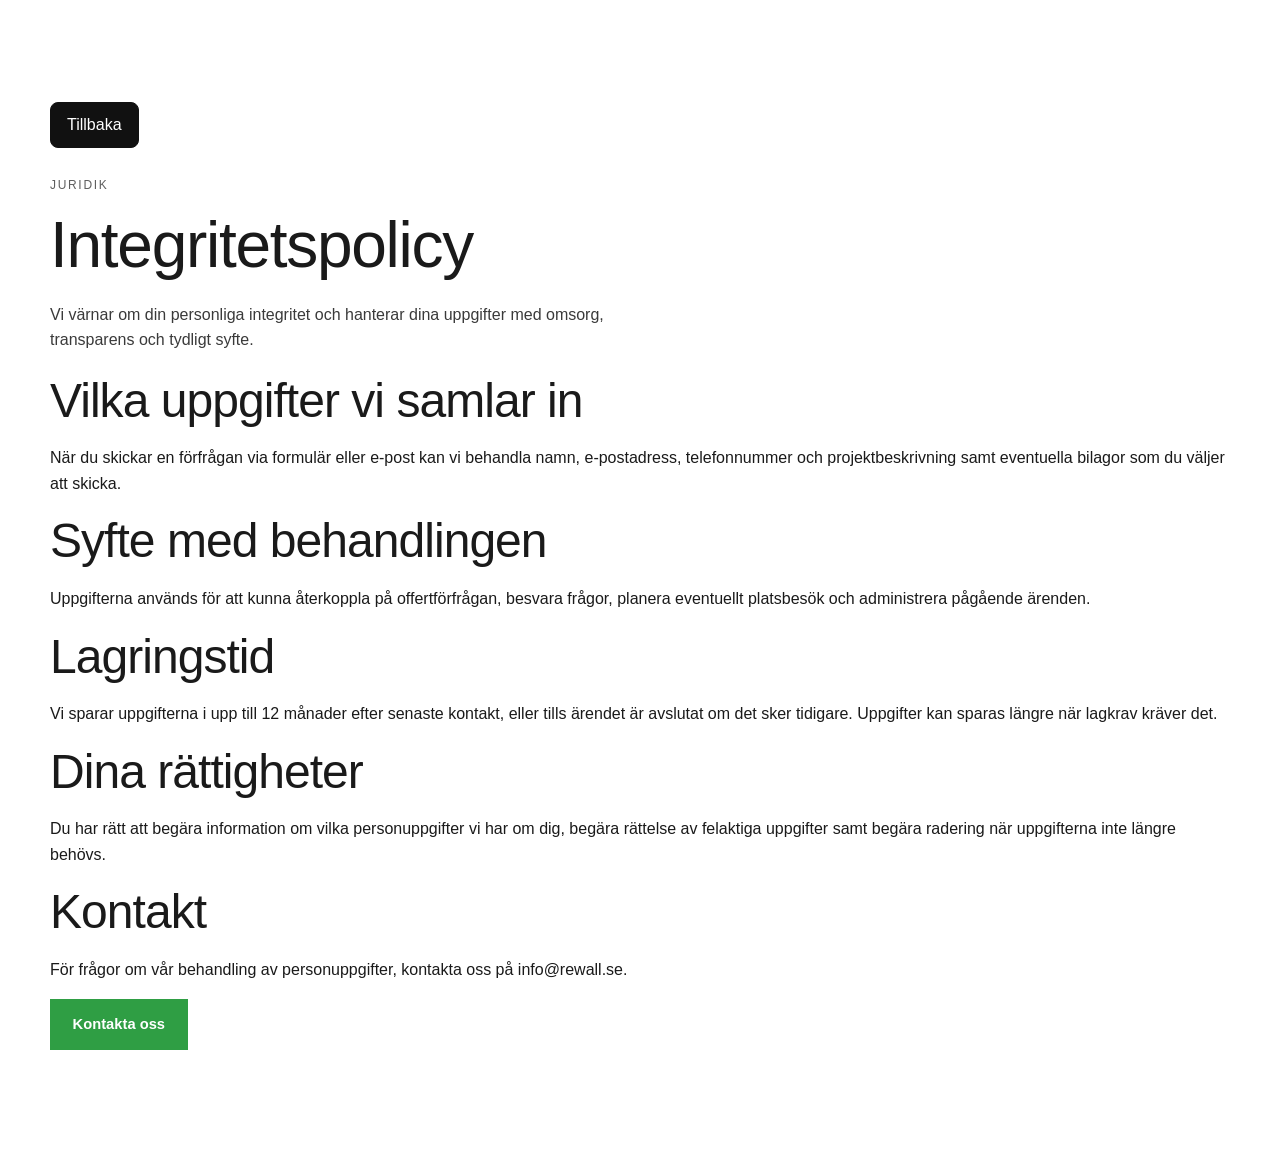
<file: integritetspolicy.html>
<!DOCTYPE html>
<html lang="sv">
  <head>
    <meta charset="UTF-8" />
    <meta name="viewport" content="width=device-width, initial-scale=1.0" />
    <title>Integritetspolicy | Rewall Bygg Måleri AB</title>
    <meta name="description" content="Integritetspolicy för Rewall Bygg Måleri AB." />
    <link rel="stylesheet" href="styles.css" />
  </head>
  <body>
    <main class="section">
      <div class="container policy-page">
        <a class="btn-back js-smart-back" href="index.html#kontakt">Tillbaka</a>
        <p class="eyebrow">Juridik</p>
        <h1>Integritetspolicy</h1>
        <p class="project-lead">Vi värnar om din personliga integritet och hanterar dina uppgifter med omsorg, transparens och tydligt syfte.</p>

        <section>
          <h2>Vilka uppgifter vi samlar in</h2>
          <p>När du skickar en förfrågan via formulär eller e-post kan vi behandla namn, e-postadress, telefonnummer och projektbeskrivning samt eventuella bilagor som du väljer att skicka.</p>
        </section>

        <section>
          <h2>Syfte med behandlingen</h2>
          <p>Uppgifterna används för att kunna återkoppla på offertförfrågan, besvara frågor, planera eventuellt platsbesök och administrera pågående ärenden.</p>
        </section>

        <section>
          <h2>Lagringstid</h2>
          <p>Vi sparar uppgifterna i upp till 12 månader efter senaste kontakt, eller tills ärendet är avslutat om det sker tidigare. Uppgifter kan sparas längre när lagkrav kräver det.</p>
        </section>

        <section>
          <h2>Dina rättigheter</h2>
          <p>Du har rätt att begära information om vilka personuppgifter vi har om dig, begära rättelse av felaktiga uppgifter samt begära radering när uppgifterna inte längre behövs.</p>
        </section>

        <section>
          <h2>Kontakt</h2>
          <p>För frågor om vår behandling av personuppgifter, kontakta oss på <a href="mailto:info@rewall.se">info@rewall.se</a>.</p>
        </section>

        <a class="btn btn-primary" href="index.html#kontakt">Kontakta oss</a>
      </div>
    </main>
      <script src="script.js" defer></script>
  </body>
</html>
</file>
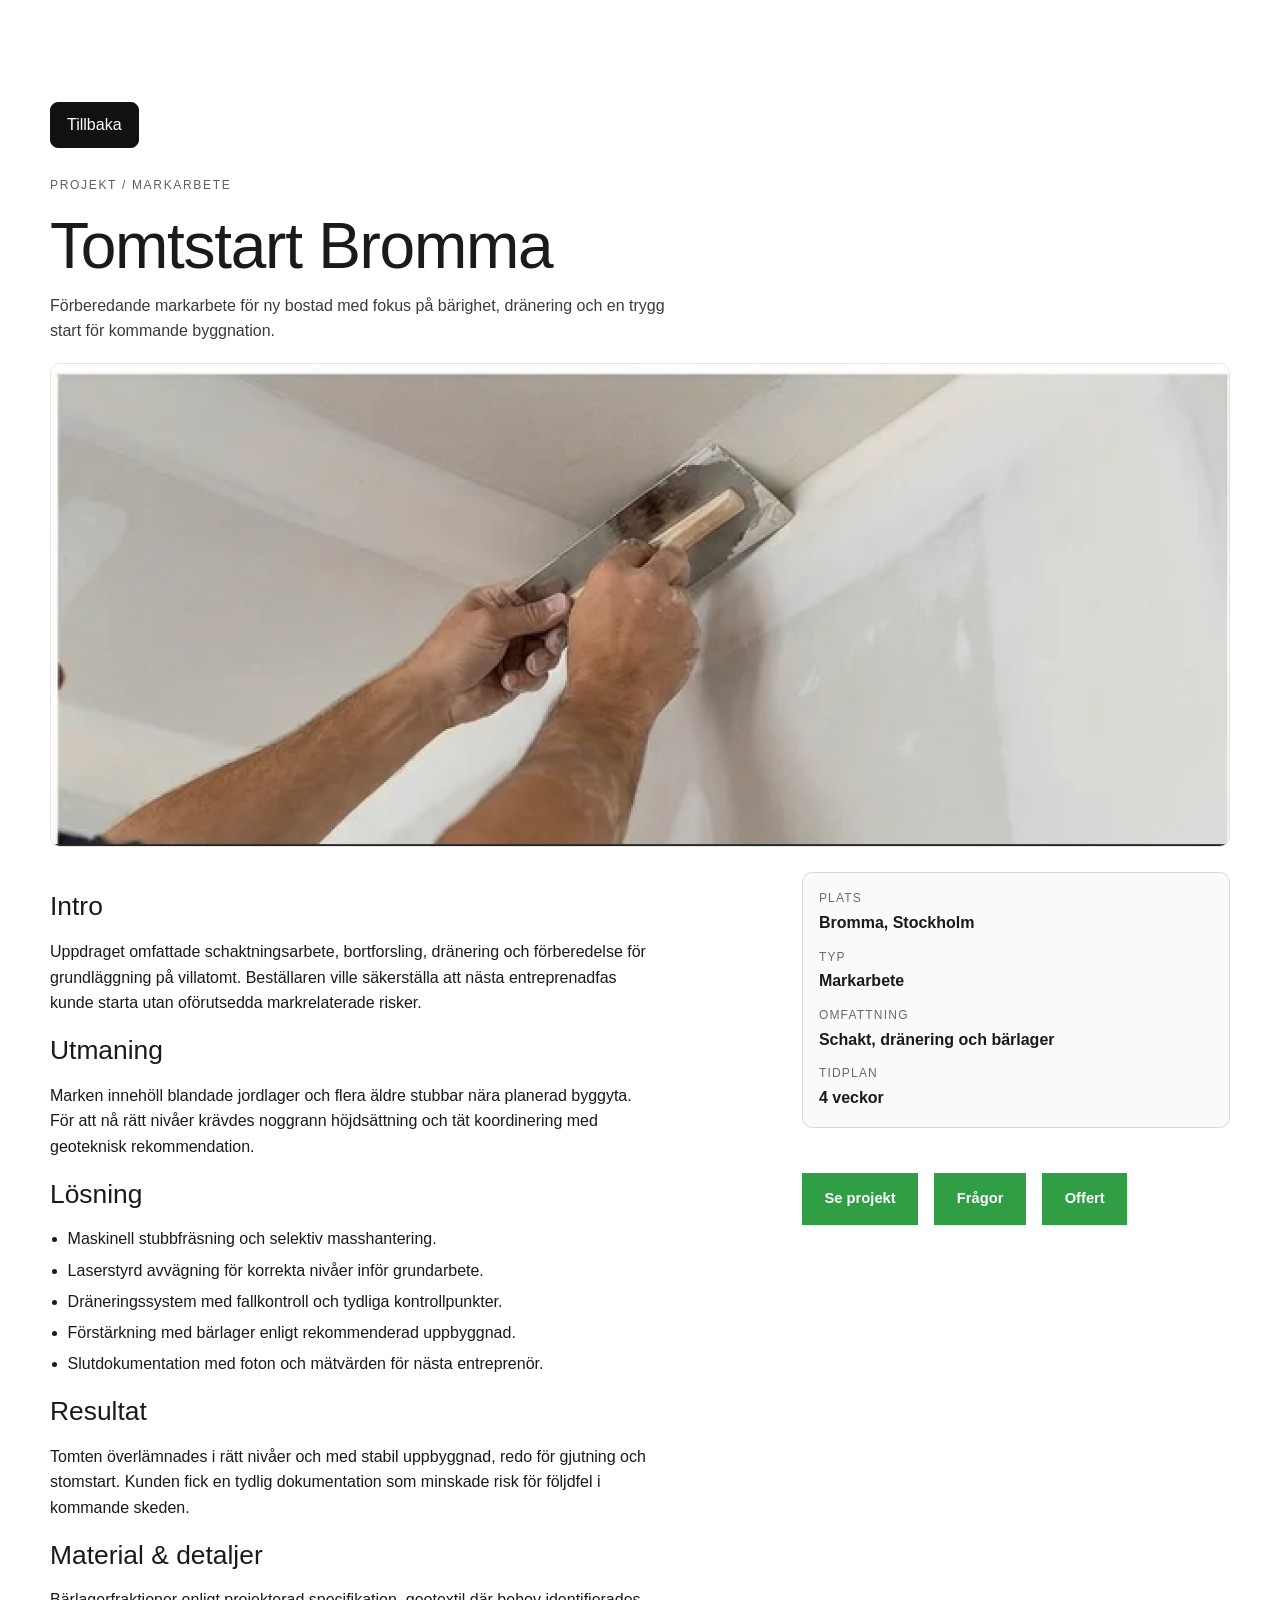
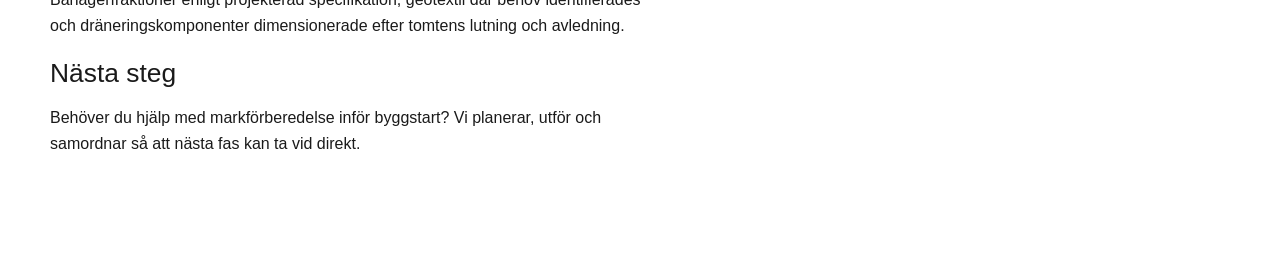
<file: projects/markarbete.html>
<!DOCTYPE html>
<html lang="sv">
  <head>
    <meta charset="UTF-8" />
    <meta name="viewport" content="width=device-width, initial-scale=1.0" />
    <title>Projekt | Tomtstart Bromma</title>
    <meta name="description" content="Projektöversikt för markarbete utfört av Rewall Bygg Måleri AB." />
    <link rel="stylesheet" href="../styles.css" />
  </head>
  <body>
    <main class="section">
      <div class="container project-detail">
        <div class="project-back-row"><a class="btn-back js-smart-back" href="../index.html#projekt">Tillbaka</a></div>
        <p class="eyebrow">Projekt / Markarbete</p>
        <h1>Tomtstart Bromma</h1>
        <p class="project-lead">Förberedande markarbete för ny bostad med fokus på bärighet, dränering och en trygg start för kommande byggnation.</p>

        <img src="../Screenshot 2026-03-02 at 14.51.46.png" alt="Markarbete Bromma" loading="lazy" class="project-hero-image" />

        <div class="project-layout">
          <section class="project-text">
            <h2>Intro</h2>
            <p>Uppdraget omfattade schaktningsarbete, bortforsling, dränering och förberedelse för grundläggning på villatomt. Beställaren ville säkerställa att nästa entreprenadfas kunde starta utan oförutsedda markrelaterade risker.</p>

            <h2>Utmaning</h2>
            <p>Marken innehöll blandade jordlager och flera äldre stubbar nära planerad byggyta. För att nå rätt nivåer krävdes noggrann höjdsättning och tät koordinering med geoteknisk rekommendation.</p>

            <h2>Lösning</h2>
            <ul>
              <li>Maskinell stubbfräsning och selektiv masshantering.</li>
              <li>Laserstyrd avvägning för korrekta nivåer inför grundarbete.</li>
              <li>Dräneringssystem med fallkontroll och tydliga kontrollpunkter.</li>
              <li>Förstärkning med bärlager enligt rekommenderad uppbyggnad.</li>
              <li>Slutdokumentation med foton och mätvärden för nästa entreprenör.</li>
            </ul>

            <h2>Resultat</h2>
            <p>Tomten överlämnades i rätt nivåer och med stabil uppbyggnad, redo för gjutning och stomstart. Kunden fick en tydlig dokumentation som minskade risk för följdfel i kommande skeden.</p>

            <h2>Material &amp; detaljer</h2>
            <p>Bärlagerfraktioner enligt projekterad specifikation, geotextil där behov identifierades och dräneringskomponenter dimensionerade efter tomtens lutning och avledning.</p>

            <h2>Nästa steg</h2>
            <p>Behöver du hjälp med markförberedelse inför byggstart? Vi planerar, utför och samordnar så att nästa fas kan ta vid direkt.</p>
          </section>

          <aside class="project-facts project-aside">
            <div class="facts-card">
              <div><span>Plats</span><strong>Bromma, Stockholm</strong></div>
              <div><span>Typ</span><strong>Markarbete</strong></div>
              <div><span>Omfattning</span><strong>Schakt, dränering och bärlager</strong></div>
              <div><span>Tidplan</span><strong>4 veckor</strong></div>
            </div>
            <div class="cta-buttons">
              <a class="btn btn-primary" href="../index.html#projekt">Se projekt</a>
              <a class="btn btn-primary" href="../index.html#kontakt">Frågor</a>
              <a class="btn btn-primary" href="../index.html#kontakt">Offert</a>
            </div>
          </aside>
        </div>
      </div>
    </main>
      <script src="../script.js" defer></script>
  </body>
</html>
</file>
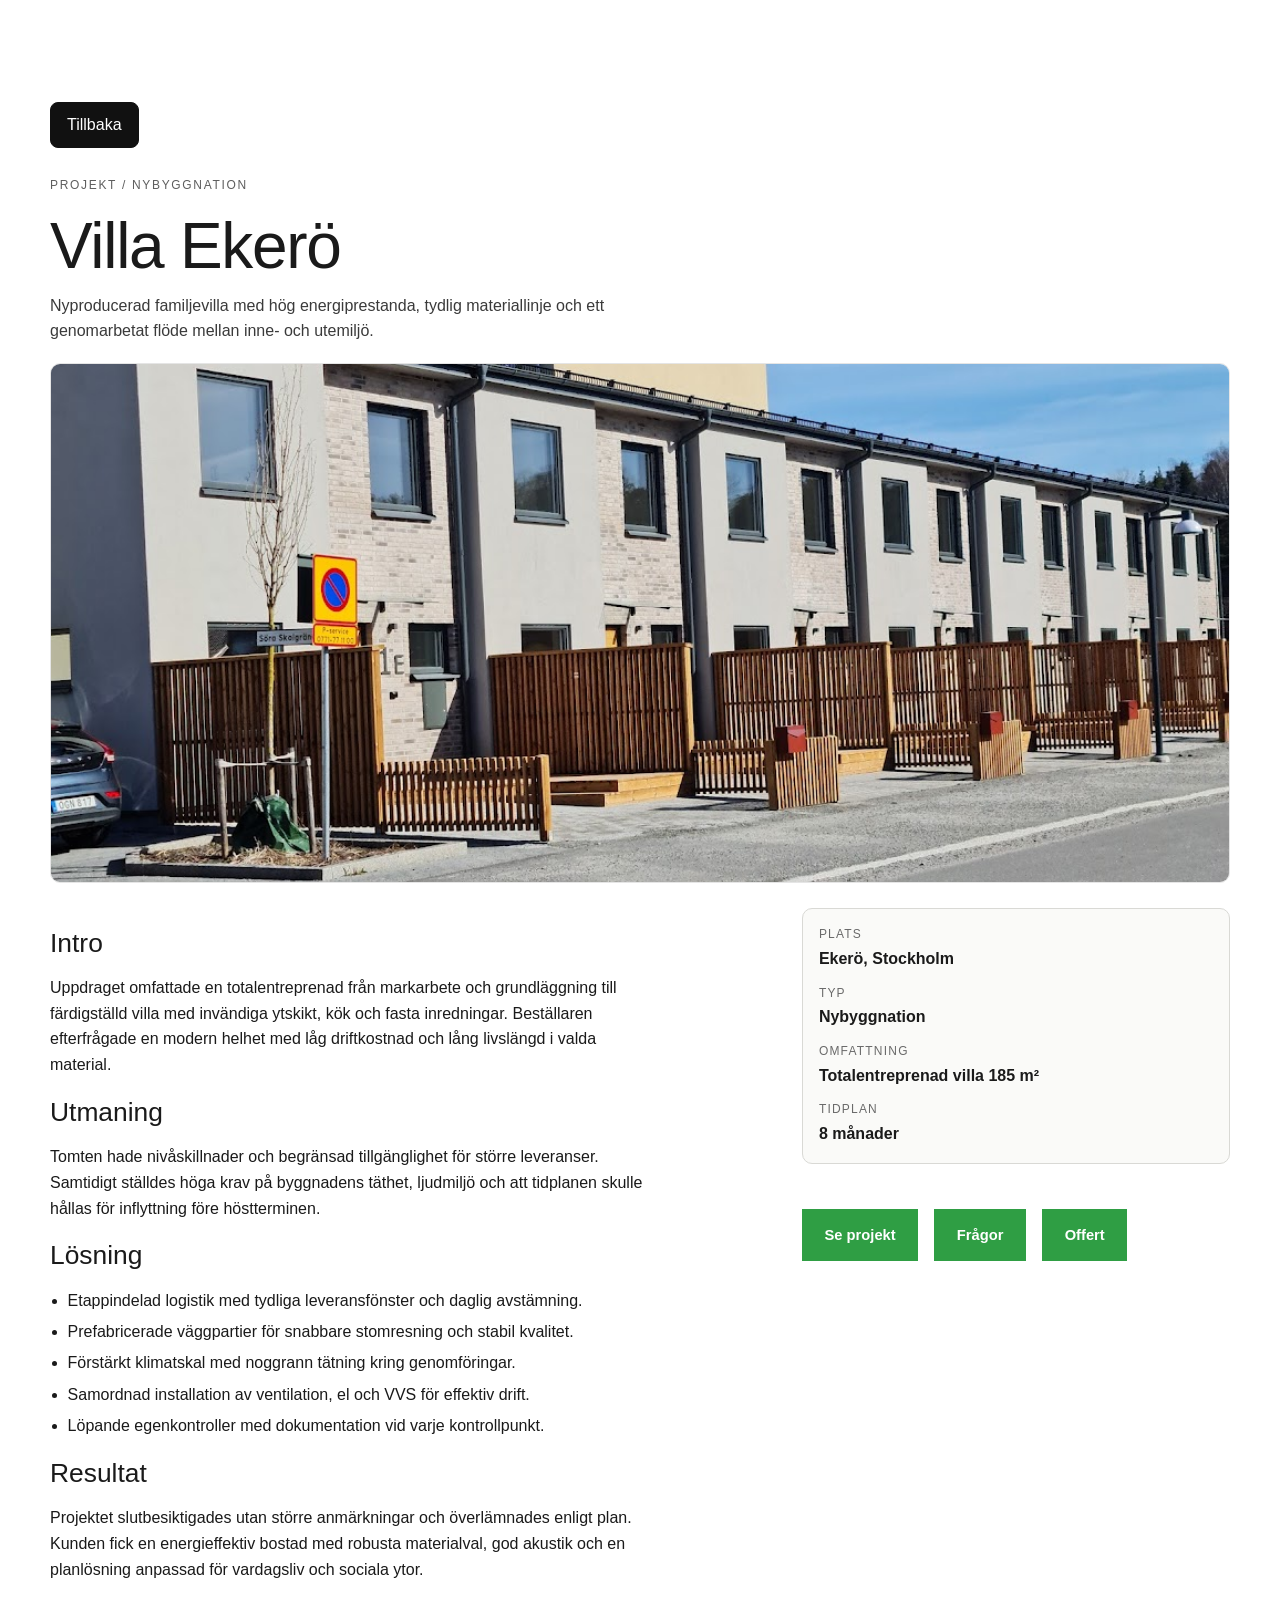
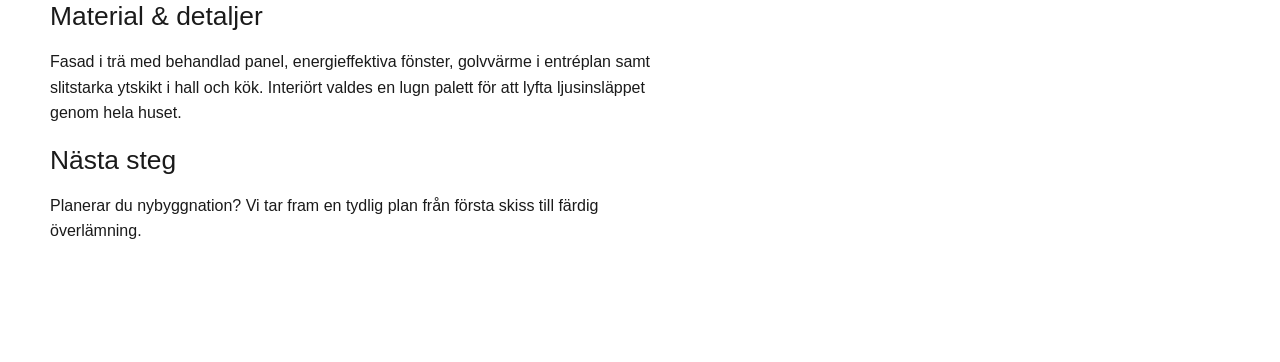
<file: projects/nybyggnation.html>
<!DOCTYPE html>
<html lang="sv">
  <head>
    <meta charset="UTF-8" />
    <meta name="viewport" content="width=device-width, initial-scale=1.0" />
    <title>Projekt | Villa Ekerö</title>
    <meta name="description" content="Projektöversikt för nybyggnation utfört av Rewall Bygg Måleri AB." />
    <link rel="stylesheet" href="../styles.css" />
  </head>
  <body>
    <main class="section">
      <div class="container project-detail">
        <div class="project-back-row"><a class="btn-back js-smart-back" href="../index.html#projekt">Tillbaka</a></div>
        <p class="eyebrow">Projekt / Nybyggnation</p>
        <h1>Villa Ekerö</h1>
        <p class="project-lead">Nyproducerad familjevilla med hög energiprestanda, tydlig materiallinje och ett genomarbetat flöde mellan inne- och utemiljö.</p>

        <img src="../renovering-radhus-in-utvandigt2.jpg" alt="Nybyggnation Villa Ekerö" loading="lazy" class="project-hero-image" />

        <div class="project-layout">
          <section class="project-text">
            <h2>Intro</h2>
            <p>Uppdraget omfattade en totalentreprenad från markarbete och grundläggning till färdigställd villa med invändiga ytskikt, kök och fasta inredningar. Beställaren efterfrågade en modern helhet med låg driftkostnad och lång livslängd i valda material.</p>

            <h2>Utmaning</h2>
            <p>Tomten hade nivåskillnader och begränsad tillgänglighet för större leveranser. Samtidigt ställdes höga krav på byggnadens täthet, ljudmiljö och att tidplanen skulle hållas för inflyttning före höstterminen.</p>

            <h2>Lösning</h2>
            <ul>
              <li>Etappindelad logistik med tydliga leveransfönster och daglig avstämning.</li>
              <li>Prefabricerade väggpartier för snabbare stomresning och stabil kvalitet.</li>
              <li>Förstärkt klimatskal med noggrann tätning kring genomföringar.</li>
              <li>Samordnad installation av ventilation, el och VVS för effektiv drift.</li>
              <li>Löpande egenkontroller med dokumentation vid varje kontrollpunkt.</li>
            </ul>

            <h2>Resultat</h2>
            <p>Projektet slutbesiktigades utan större anmärkningar och överlämnades enligt plan. Kunden fick en energieffektiv bostad med robusta materialval, god akustik och en planlösning anpassad för vardagsliv och sociala ytor.</p>

            <h2>Material &amp; detaljer</h2>
            <p>Fasad i trä med behandlad panel, energieffektiva fönster, golvvärme i entréplan samt slitstarka ytskikt i hall och kök. Interiört valdes en lugn palett för att lyfta ljusinsläppet genom hela huset.</p>

            <h2>Nästa steg</h2>
            <p>Planerar du nybyggnation? Vi tar fram en tydlig plan från första skiss till färdig överlämning.</p>
          </section>

          <aside class="project-facts project-aside">
            <div class="facts-card">
              <div><span>Plats</span><strong>Ekerö, Stockholm</strong></div>
              <div><span>Typ</span><strong>Nybyggnation</strong></div>
              <div><span>Omfattning</span><strong>Totalentreprenad villa 185 m²</strong></div>
              <div><span>Tidplan</span><strong>8 månader</strong></div>
            </div>
            <div class="cta-buttons">
              <a class="btn btn-primary" href="../index.html#projekt">Se projekt</a>
              <a class="btn btn-primary" href="../index.html#kontakt">Frågor</a>
              <a class="btn btn-primary" href="../index.html#kontakt">Offert</a>
            </div>
          </aside>
        </div>
      </div>
    </main>
      <script src="../script.js" defer></script>
  </body>
</html>
</file>
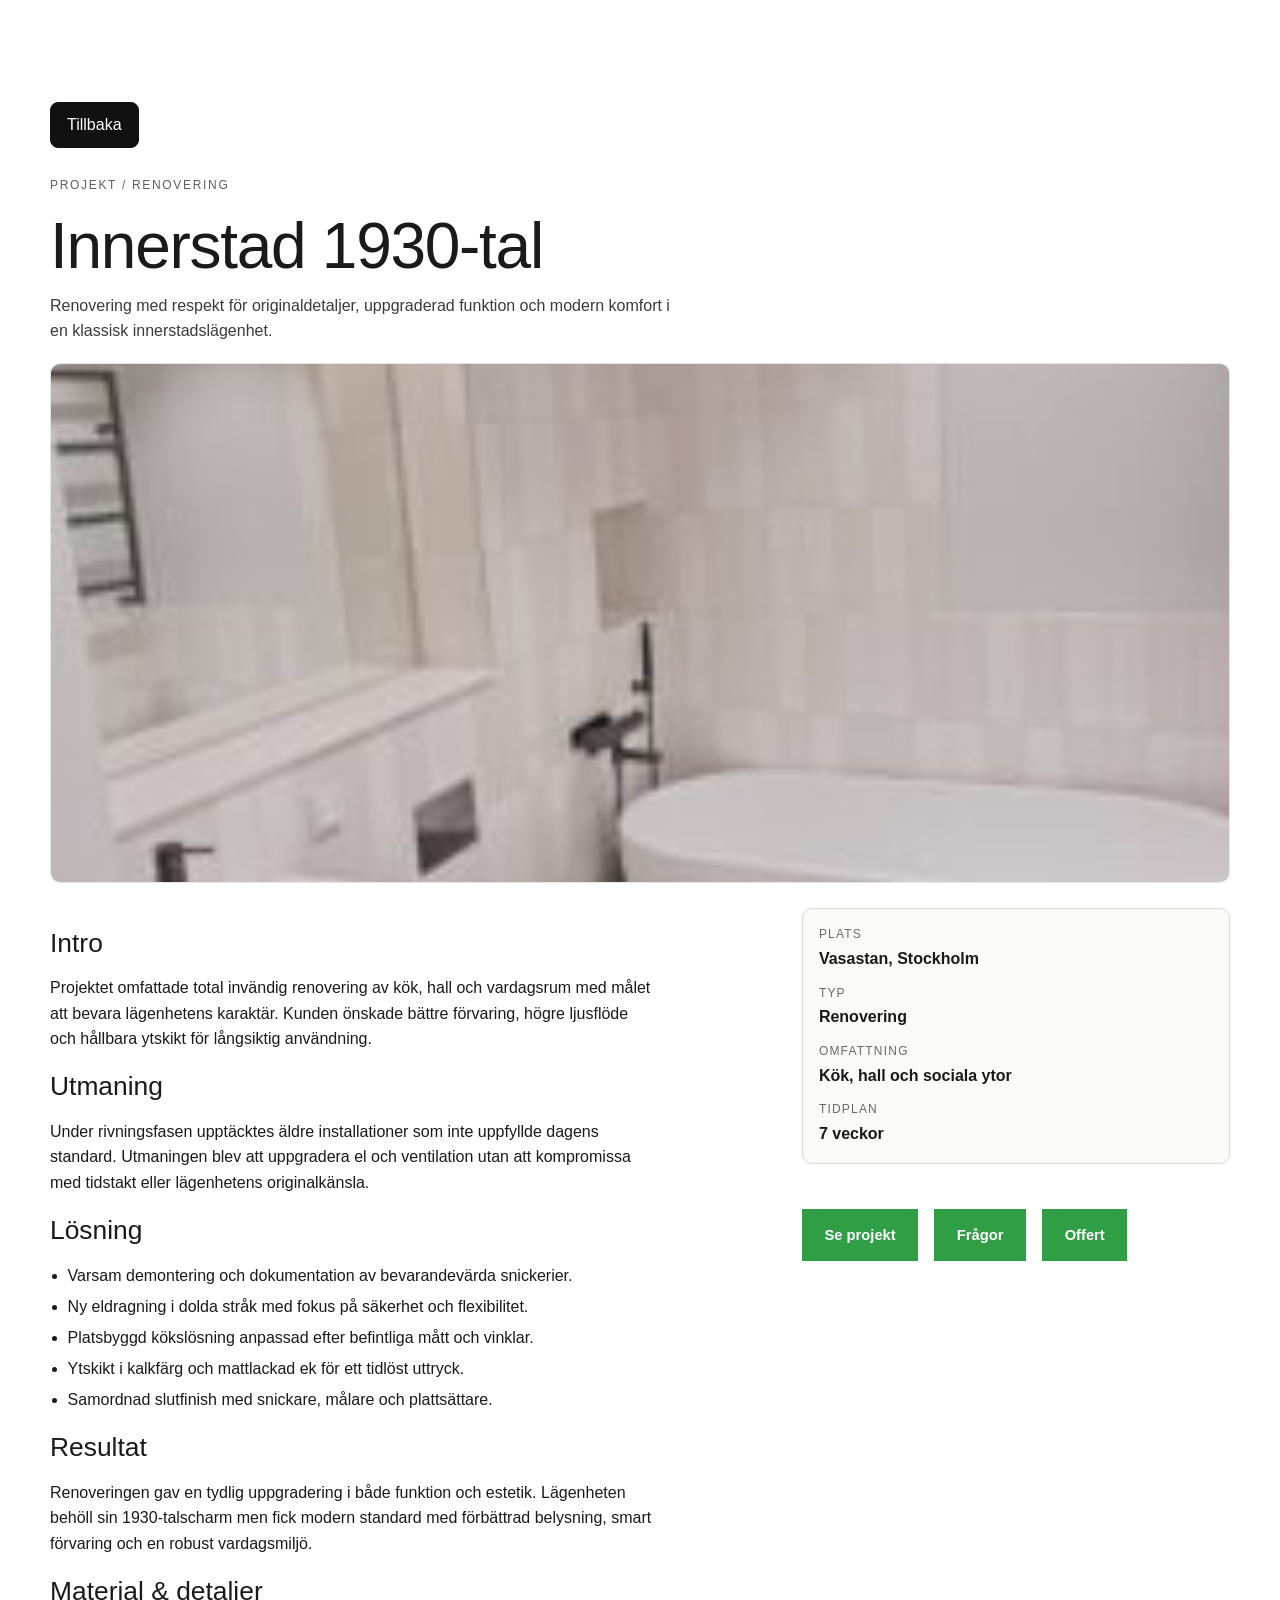
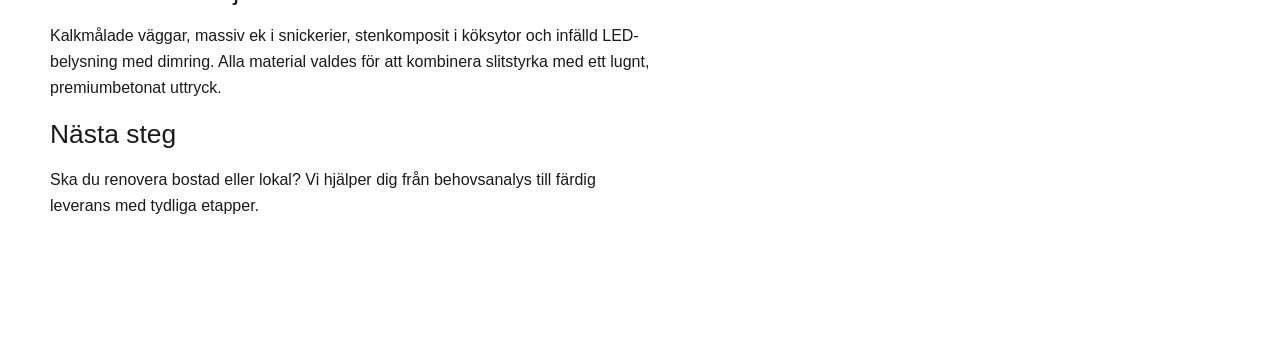
<file: projects/renovering.html>
<!DOCTYPE html>
<html lang="sv">
  <head>
    <meta charset="UTF-8" />
    <meta name="viewport" content="width=device-width, initial-scale=1.0" />
    <title>Projekt | Innerstad 1930-tal</title>
    <meta name="description" content="Projektöversikt för renovering utfört av Rewall Bygg Måleri AB." />
    <link rel="stylesheet" href="../styles.css" />
  </head>
  <body>
    <main class="section">
      <div class="container project-detail">
        <div class="project-back-row"><a class="btn-back js-smart-back" href="../index.html#projekt">Tillbaka</a></div>
        <p class="eyebrow">Projekt / Renovering</p>
        <h1>Innerstad 1930-tal</h1>
        <p class="project-lead">Renovering med respekt för originaldetaljer, uppgraderad funktion och modern komfort i en klassisk innerstadslägenhet.</p>

        <img src="../badrumsrenoveringar-100-225x300.jpeg" alt="Renovering innerstad" loading="lazy" class="project-hero-image" />

        <div class="project-layout">
          <section class="project-text">
            <h2>Intro</h2>
            <p>Projektet omfattade total invändig renovering av kök, hall och vardagsrum med målet att bevara lägenhetens karaktär. Kunden önskade bättre förvaring, högre ljusflöde och hållbara ytskikt för långsiktig användning.</p>

            <h2>Utmaning</h2>
            <p>Under rivningsfasen upptäcktes äldre installationer som inte uppfyllde dagens standard. Utmaningen blev att uppgradera el och ventilation utan att kompromissa med tidstakt eller lägenhetens originalkänsla.</p>

            <h2>Lösning</h2>
            <ul>
              <li>Varsam demontering och dokumentation av bevarandevärda snickerier.</li>
              <li>Ny eldragning i dolda stråk med fokus på säkerhet och flexibilitet.</li>
              <li>Platsbyggd kökslösning anpassad efter befintliga mått och vinklar.</li>
              <li>Ytskikt i kalkfärg och mattlackad ek för ett tidlöst uttryck.</li>
              <li>Samordnad slutfinish med snickare, målare och plattsättare.</li>
            </ul>

            <h2>Resultat</h2>
            <p>Renoveringen gav en tydlig uppgradering i både funktion och estetik. Lägenheten behöll sin 1930-talscharm men fick modern standard med förbättrad belysning, smart förvaring och en robust vardagsmiljö.</p>

            <h2>Material &amp; detaljer</h2>
            <p>Kalkmålade väggar, massiv ek i snickerier, stenkomposit i köksytor och infälld LED-belysning med dimring. Alla material valdes för att kombinera slitstyrka med ett lugnt, premiumbetonat uttryck.</p>

            <h2>Nästa steg</h2>
            <p>Ska du renovera bostad eller lokal? Vi hjälper dig från behovsanalys till färdig leverans med tydliga etapper.</p>
          </section>

          <aside class="project-facts project-aside">
            <div class="facts-card">
              <div><span>Plats</span><strong>Vasastan, Stockholm</strong></div>
              <div><span>Typ</span><strong>Renovering</strong></div>
              <div><span>Omfattning</span><strong>Kök, hall och sociala ytor</strong></div>
              <div><span>Tidplan</span><strong>7 veckor</strong></div>
            </div>
            <div class="cta-buttons">
              <a class="btn btn-primary" href="../index.html#projekt">Se projekt</a>
              <a class="btn btn-primary" href="../index.html#kontakt">Frågor</a>
              <a class="btn btn-primary" href="../index.html#kontakt">Offert</a>
            </div>
          </aside>
        </div>
      </div>
    </main>
      <script src="../script.js" defer></script>
  </body>
</html>
</file>
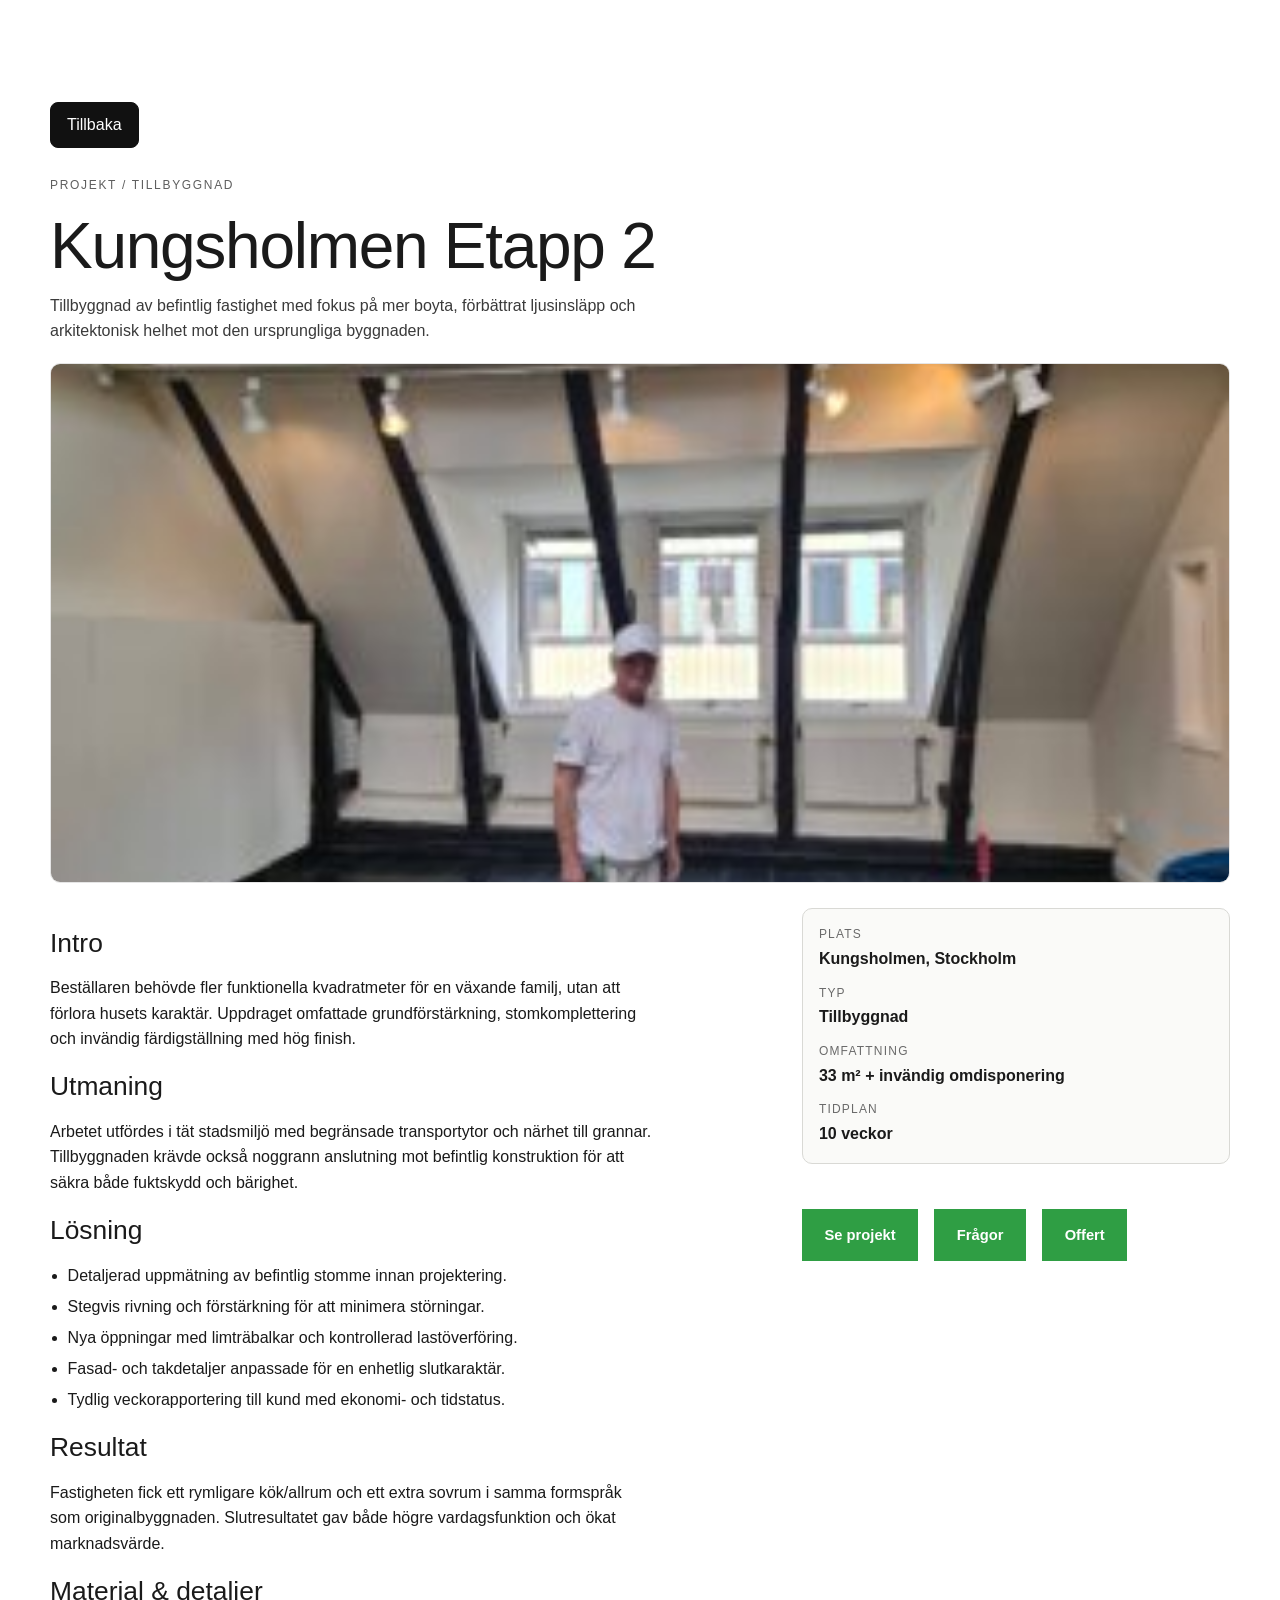
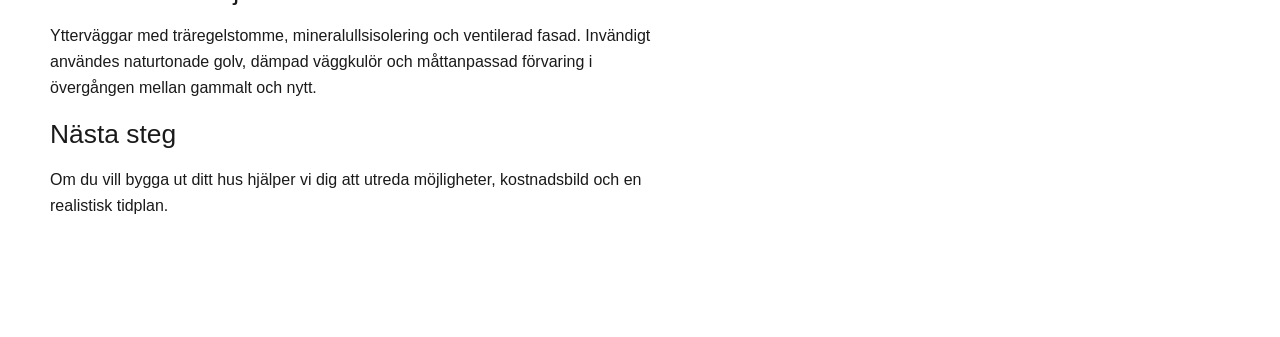
<file: projects/tillbyggnad.html>
<!DOCTYPE html>
<html lang="sv">
  <head>
    <meta charset="UTF-8" />
    <meta name="viewport" content="width=device-width, initial-scale=1.0" />
    <title>Projekt | Kungsholmen Etapp 2</title>
    <meta name="description" content="Projektöversikt för tillbyggnad utfört av Rewall Bygg Måleri AB." />
    <link rel="stylesheet" href="../styles.css" />
  </head>
  <body>
    <main class="section">
      <div class="container project-detail">
        <div class="project-back-row"><a class="btn-back js-smart-back" href="../index.html#projekt">Tillbaka</a></div>
        <p class="eyebrow">Projekt / Tillbyggnad</p>
        <h1>Kungsholmen Etapp 2</h1>
        <p class="project-lead">Tillbyggnad av befintlig fastighet med fokus på mer boyta, förbättrat ljusinsläpp och arkitektonisk helhet mot den ursprungliga byggnaden.</p>

        <img src="../kontorsanpassning2-300x225.jpeg" alt="Tillbyggnad Kungsholmen" loading="lazy" class="project-hero-image" />

        <div class="project-layout">
          <section class="project-text">
            <h2>Intro</h2>
            <p>Beställaren behövde fler funktionella kvadratmeter för en växande familj, utan att förlora husets karaktär. Uppdraget omfattade grundförstärkning, stomkomplettering och invändig färdigställning med hög finish.</p>

            <h2>Utmaning</h2>
            <p>Arbetet utfördes i tät stadsmiljö med begränsade transportytor och närhet till grannar. Tillbyggnaden krävde också noggrann anslutning mot befintlig konstruktion för att säkra både fuktskydd och bärighet.</p>

            <h2>Lösning</h2>
            <ul>
              <li>Detaljerad uppmätning av befintlig stomme innan projektering.</li>
              <li>Stegvis rivning och förstärkning för att minimera störningar.</li>
              <li>Nya öppningar med limträbalkar och kontrollerad lastöverföring.</li>
              <li>Fasad- och takdetaljer anpassade för en enhetlig slutkaraktär.</li>
              <li>Tydlig veckorapportering till kund med ekonomi- och tidstatus.</li>
            </ul>

            <h2>Resultat</h2>
            <p>Fastigheten fick ett rymligare kök/allrum och ett extra sovrum i samma formspråk som originalbyggnaden. Slutresultatet gav både högre vardagsfunktion och ökat marknadsvärde.</p>

            <h2>Material &amp; detaljer</h2>
            <p>Ytterväggar med träregelstomme, mineralullsisolering och ventilerad fasad. Invändigt användes naturtonade golv, dämpad väggkulör och måttanpassad förvaring i övergången mellan gammalt och nytt.</p>

            <h2>Nästa steg</h2>
            <p>Om du vill bygga ut ditt hus hjälper vi dig att utreda möjligheter, kostnadsbild och en realistisk tidplan.</p>
          </section>

          <aside class="project-facts project-aside">
            <div class="facts-card">
              <div><span>Plats</span><strong>Kungsholmen, Stockholm</strong></div>
              <div><span>Typ</span><strong>Tillbyggnad</strong></div>
              <div><span>Omfattning</span><strong>33 m² + invändig omdisponering</strong></div>
              <div><span>Tidplan</span><strong>10 veckor</strong></div>
            </div>
            <div class="cta-buttons">
              <a class="btn btn-primary" href="../index.html#projekt">Se projekt</a>
              <a class="btn btn-primary" href="../index.html#kontakt">Frågor</a>
              <a class="btn btn-primary" href="../index.html#kontakt">Offert</a>
            </div>
          </aside>
        </div>
      </div>
    </main>
      <script src="../script.js" defer></script>
  </body>
</html>
</file>
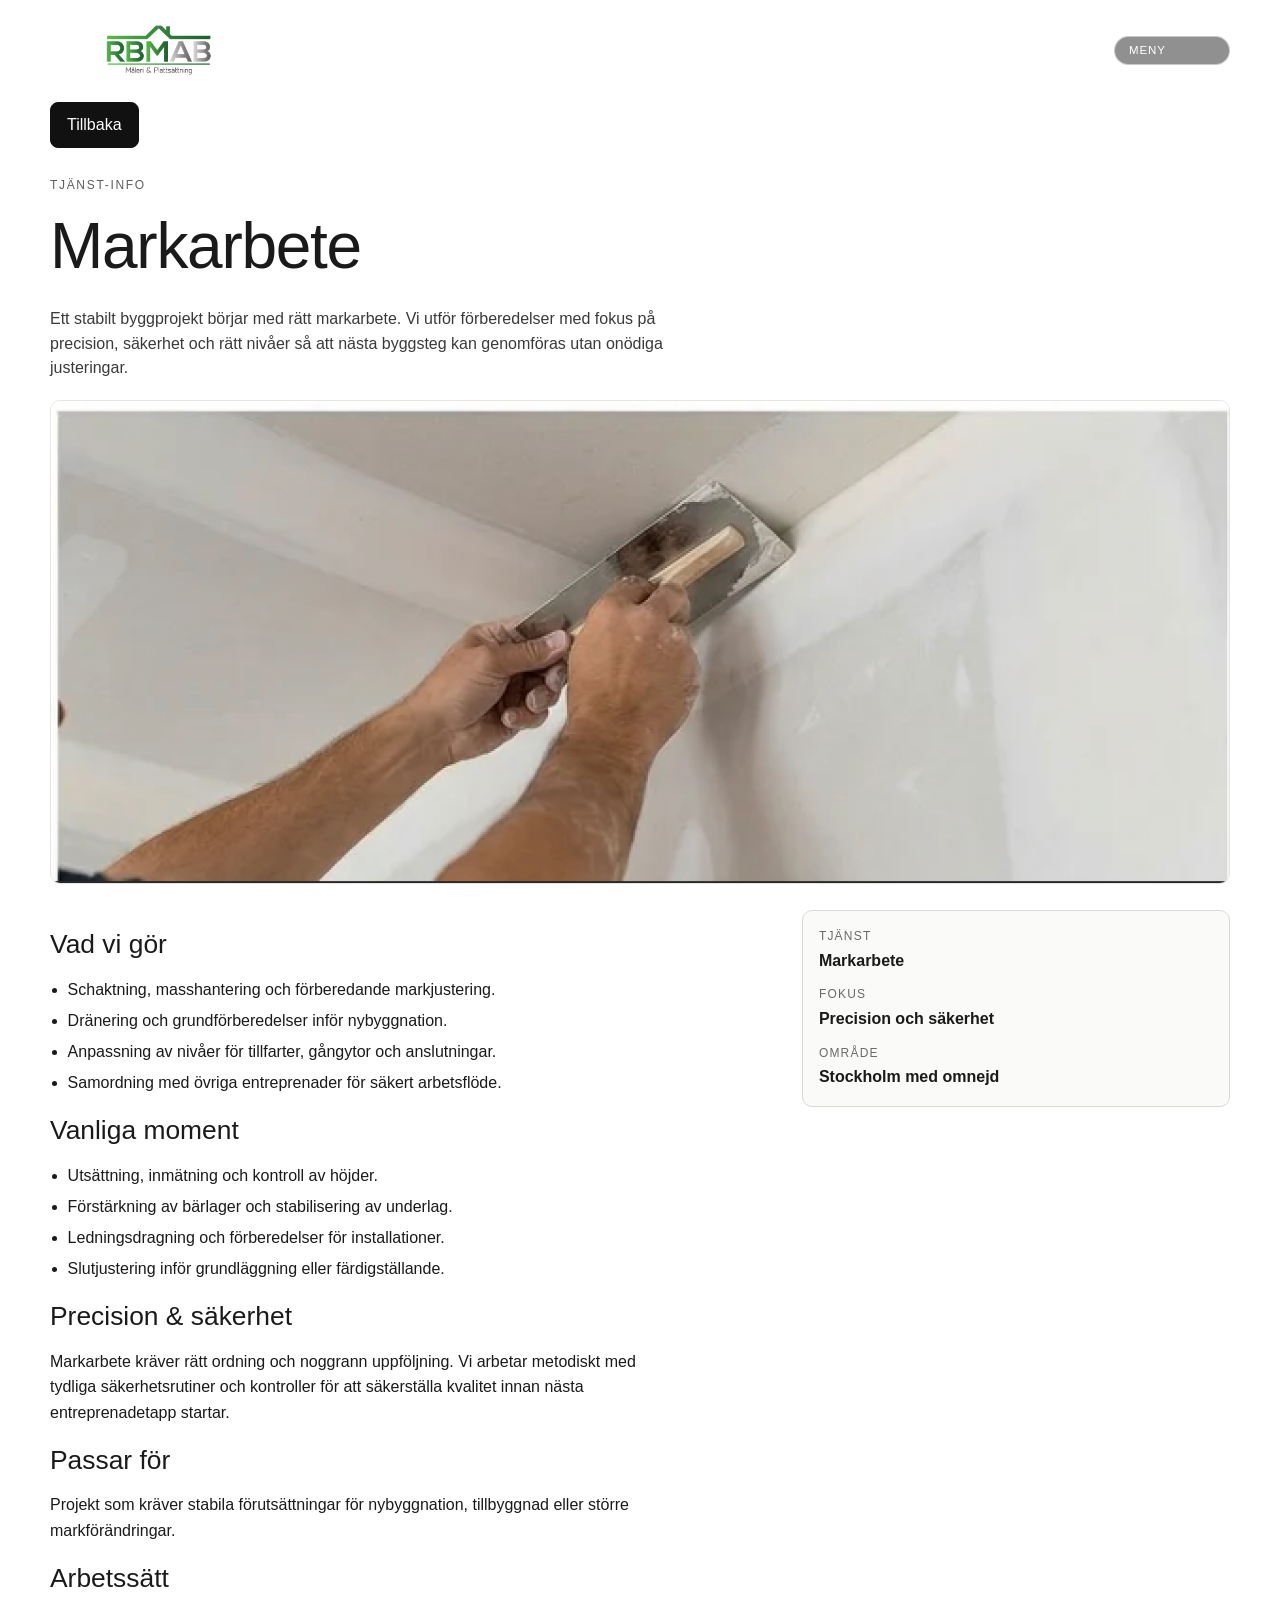
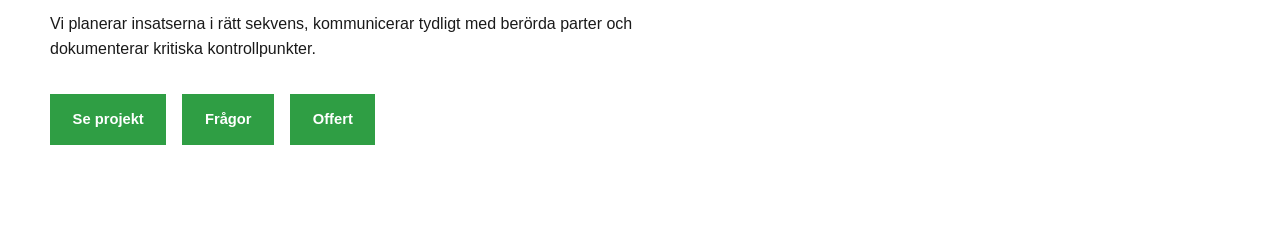
<file: services/markarbete.html>
<!DOCTYPE html>
<html lang="sv">
  <head>
    <meta charset="UTF-8" />
    <meta name="viewport" content="width=device-width, initial-scale=1.0" />
    <title>Tjänst-info | Markarbete</title>
    <meta name="description" content="Tjänst-info för markarbete från Rewall Bygg Måleri AB." />
    <link rel="stylesheet" href="../styles.css" />
  </head>
  <body>
    <header class="site-header is-scrolled" aria-label="Huvudnavigering">
      <div class="container nav-wrapper">
        <a href="../index.html" class="brand" aria-label="Till startsidan">
          <img src="../rbmAB.png" alt="Rewall Bygg Måleri AB logotyp" />
        </a>
        <nav>
          <ul class="nav-list">
            <li><a href="../index.html#om-oss">Om oss</a></li>
            <li><a href="../index.html#tjanster">Tjänster</a></li>
            <li><a href="../index.html#projekt">Projekt</a></li>
            <li><a href="../index.html#kontakt" class="nav-cta">Kontakta</a></li>
          </ul>
        </nav>
      </div>
    </header>

    <main class="section service-detail">
      <div class="container project-detail">
        <div class="project-back-row"><a class="btn-back js-smart-back" href="../index.html#tjanster">Tillbaka</a></div>
        <p class="eyebrow">Tjänst-info</p>
        <h1 class="service-heading">Markarbete</h1>
        <p class="project-lead">Ett stabilt byggprojekt börjar med rätt markarbete. Vi utför förberedelser med fokus på precision, säkerhet och rätt nivåer så att nästa byggsteg kan genomföras utan onödiga justeringar.</p>

        <img src="../Screenshot 2026-03-02 at 14.51.46.png" alt="Markarbete" loading="lazy" class="service-image" />

        <div class="project-layout">
          <section class="project-text">
            <h2>Vad vi gör</h2>
            <ul>
              <li>Schaktning, masshantering och förberedande markjustering.</li>
              <li>Dränering och grundförberedelser inför nybyggnation.</li>
              <li>Anpassning av nivåer för tillfarter, gångytor och anslutningar.</li>
              <li>Samordning med övriga entreprenader för säkert arbetsflöde.</li>
            </ul>

            <h2>Vanliga moment</h2>
            <ul>
              <li>Utsättning, inmätning och kontroll av höjder.</li>
              <li>Förstärkning av bärlager och stabilisering av underlag.</li>
              <li>Ledningsdragning och förberedelser för installationer.</li>
              <li>Slutjustering inför grundläggning eller färdigställande.</li>
            </ul>

            <h2>Precision &amp; säkerhet</h2>
            <p>Markarbete kräver rätt ordning och noggrann uppföljning. Vi arbetar metodiskt med tydliga säkerhetsrutiner och kontroller för att säkerställa kvalitet innan nästa entreprenadetapp startar.</p>

            <h2>Passar för</h2>
            <p>Projekt som kräver stabila förutsättningar för nybyggnation, tillbyggnad eller större markförändringar.</p>

            <section>
              <h2>Arbetssätt</h2>
              <p>Vi planerar insatserna i rätt sekvens, kommunicerar tydligt med berörda parter och dokumenterar kritiska kontrollpunkter.</p>
            </section>

            <div class="cta-buttons">
              <a class="btn btn-primary" href="../index.html#projekt">Se projekt</a>
              <a class="btn btn-primary" href="../index.html#kontakt">Frågor</a>
              <a class="btn btn-primary" href="../index.html#kontakt">Offert</a>
            </div>
          </section>

          <aside class="project-facts project-aside">
            <div class="facts-card">
              <div><span>Tjänst</span><strong>Markarbete</strong></div>
              <div><span>Fokus</span><strong>Precision och säkerhet</strong></div>
              <div><span>Område</span><strong>Stockholm med omnejd</strong></div>
            </div>
          </aside>
        </div>
      </div>
    </main>
      <script src="../script.js" defer></script>
  </body>
</html>
</file>
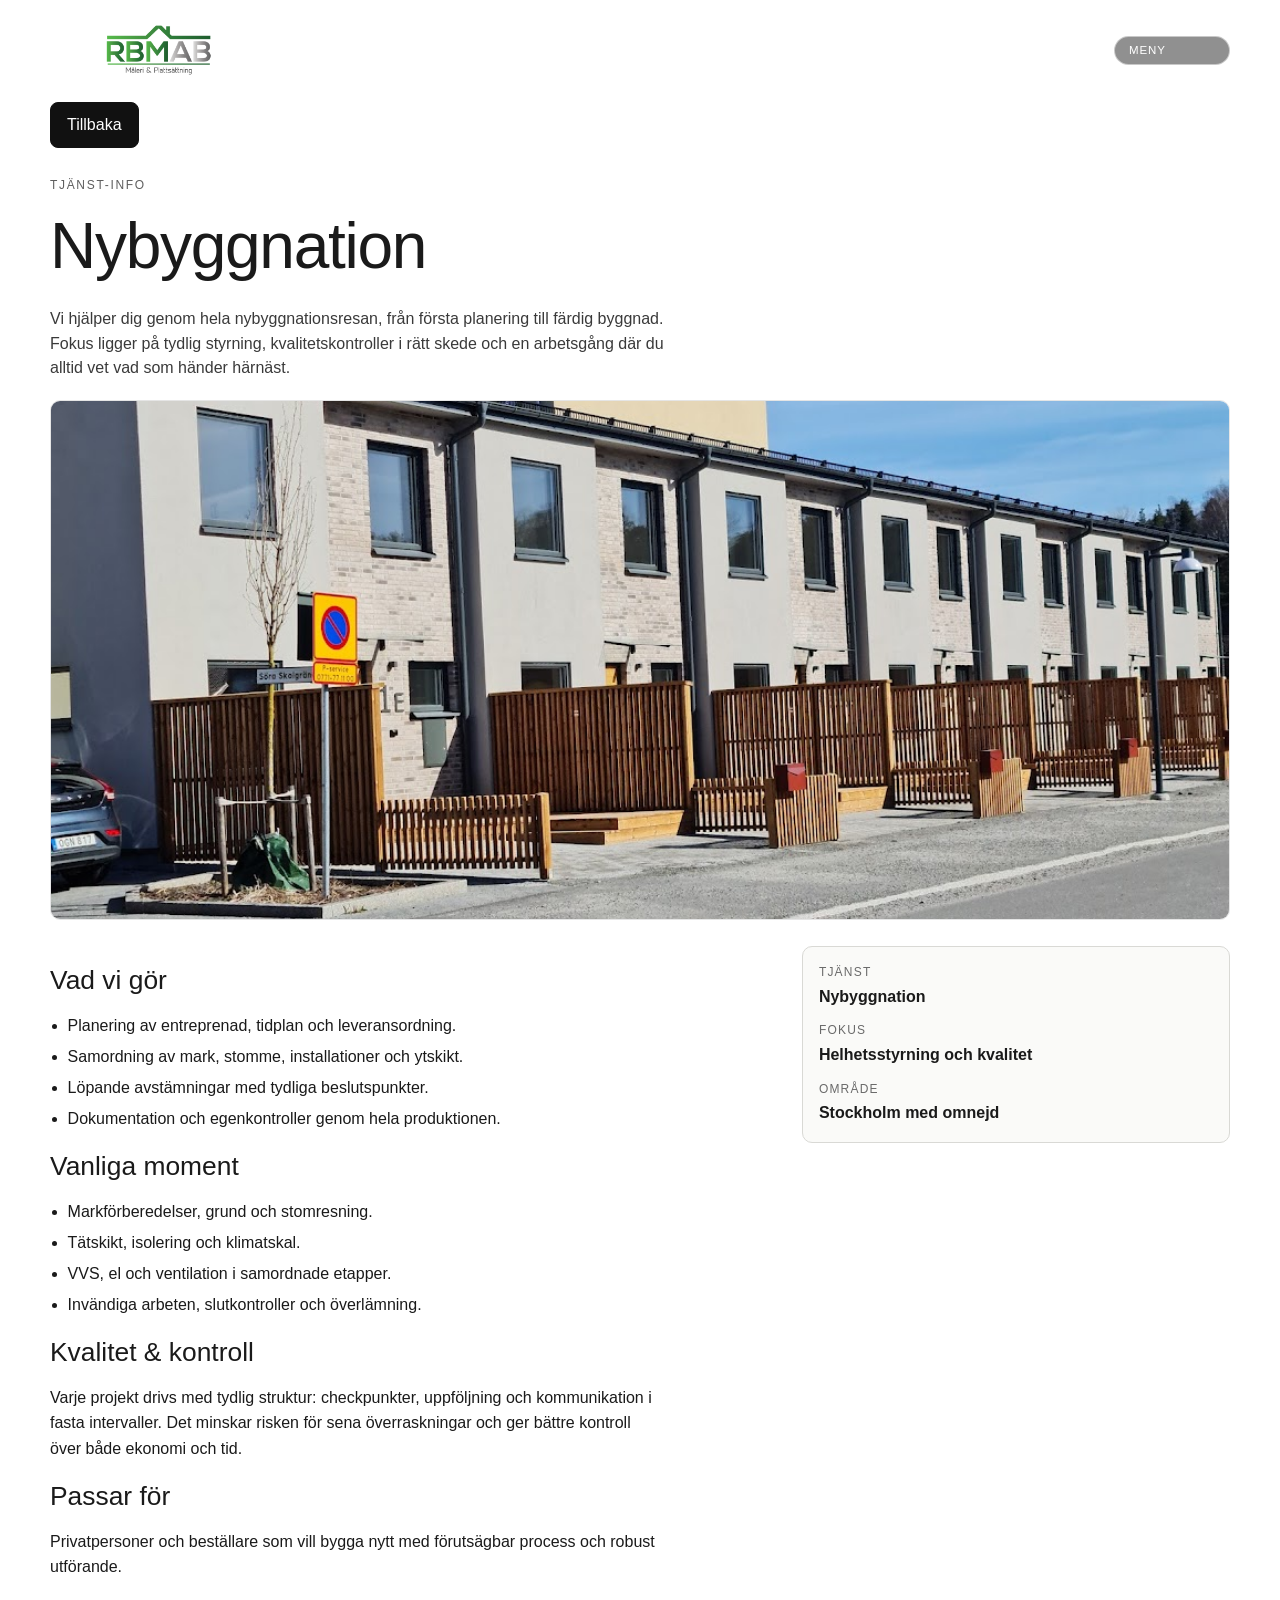
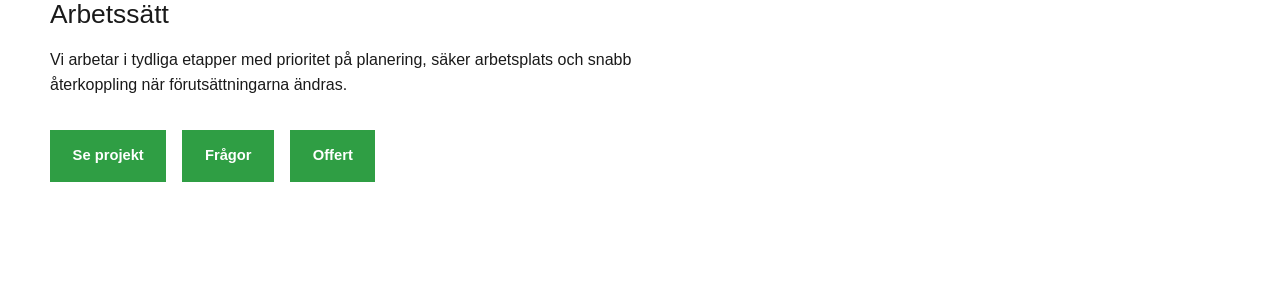
<file: services/nybyggnation.html>
<!DOCTYPE html>
<html lang="sv">
  <head>
    <meta charset="UTF-8" />
    <meta name="viewport" content="width=device-width, initial-scale=1.0" />
    <title>Tjänst-info | Nybyggnation</title>
    <meta name="description" content="Tjänst-info för nybyggnation från Rewall Bygg Måleri AB." />
    <link rel="stylesheet" href="../styles.css" />
  </head>
  <body>
    <header class="site-header is-scrolled" aria-label="Huvudnavigering">
      <div class="container nav-wrapper">
        <a href="../index.html" class="brand" aria-label="Till startsidan">
          <img src="../rbmAB.png" alt="Rewall Bygg Måleri AB logotyp" />
        </a>
        <nav>
          <ul class="nav-list">
            <li><a href="../index.html#om-oss">Om oss</a></li>
            <li><a href="../index.html#tjanster">Tjänster</a></li>
            <li><a href="../index.html#projekt">Projekt</a></li>
            <li><a href="../index.html#kontakt" class="nav-cta">Kontakta</a></li>
          </ul>
        </nav>
      </div>
    </header>

    <main class="section service-detail">
      <div class="container project-detail">
        <div class="project-back-row"><a class="btn-back js-smart-back" href="../index.html#tjanster">Tillbaka</a></div>
        <p class="eyebrow">Tjänst-info</p>
        <h1 class="service-heading">Nybyggnation</h1>
        <p class="project-lead">Vi hjälper dig genom hela nybyggnationsresan, från första planering till färdig byggnad. Fokus ligger på tydlig styrning, kvalitetskontroller i rätt skede och en arbetsgång där du alltid vet vad som händer härnäst.</p>

        <img src="../renovering-radhus-in-utvandigt2.jpg" alt="Nybyggnation" loading="lazy" class="service-image" />

        <div class="project-layout">
          <section class="project-text">
            <h2>Vad vi gör</h2>
            <ul>
              <li>Planering av entreprenad, tidplan och leveransordning.</li>
              <li>Samordning av mark, stomme, installationer och ytskikt.</li>
              <li>Löpande avstämningar med tydliga beslutspunkter.</li>
              <li>Dokumentation och egenkontroller genom hela produktionen.</li>
            </ul>

            <h2>Vanliga moment</h2>
            <ul>
              <li>Markförberedelser, grund och stomresning.</li>
              <li>Tätskikt, isolering och klimatskal.</li>
              <li>VVS, el och ventilation i samordnade etapper.</li>
              <li>Invändiga arbeten, slutkontroller och överlämning.</li>
            </ul>

            <h2>Kvalitet &amp; kontroll</h2>
            <p>Varje projekt drivs med tydlig struktur: checkpunkter, uppföljning och kommunikation i fasta intervaller. Det minskar risken för sena överraskningar och ger bättre kontroll över både ekonomi och tid.</p>

            <h2>Passar för</h2>
            <p>Privatpersoner och beställare som vill bygga nytt med förutsägbar process och robust utförande.</p>

            <section>
              <h2>Arbetssätt</h2>
              <p>Vi arbetar i tydliga etapper med prioritet på planering, säker arbetsplats och snabb återkoppling när förutsättningarna ändras.</p>
            </section>

            <div class="cta-buttons">
              <a class="btn btn-primary" href="../index.html#projekt">Se projekt</a>
              <a class="btn btn-primary" href="../index.html#kontakt">Frågor</a>
              <a class="btn btn-primary" href="../index.html#kontakt">Offert</a>
            </div>
          </section>

          <aside class="project-facts project-aside">
            <div class="facts-card">
              <div><span>Tjänst</span><strong>Nybyggnation</strong></div>
              <div><span>Fokus</span><strong>Helhetsstyrning och kvalitet</strong></div>
              <div><span>Område</span><strong>Stockholm med omnejd</strong></div>
            </div>
          </aside>
        </div>
      </div>
    </main>
      <script src="../script.js" defer></script>
  </body>
</html>
</file>
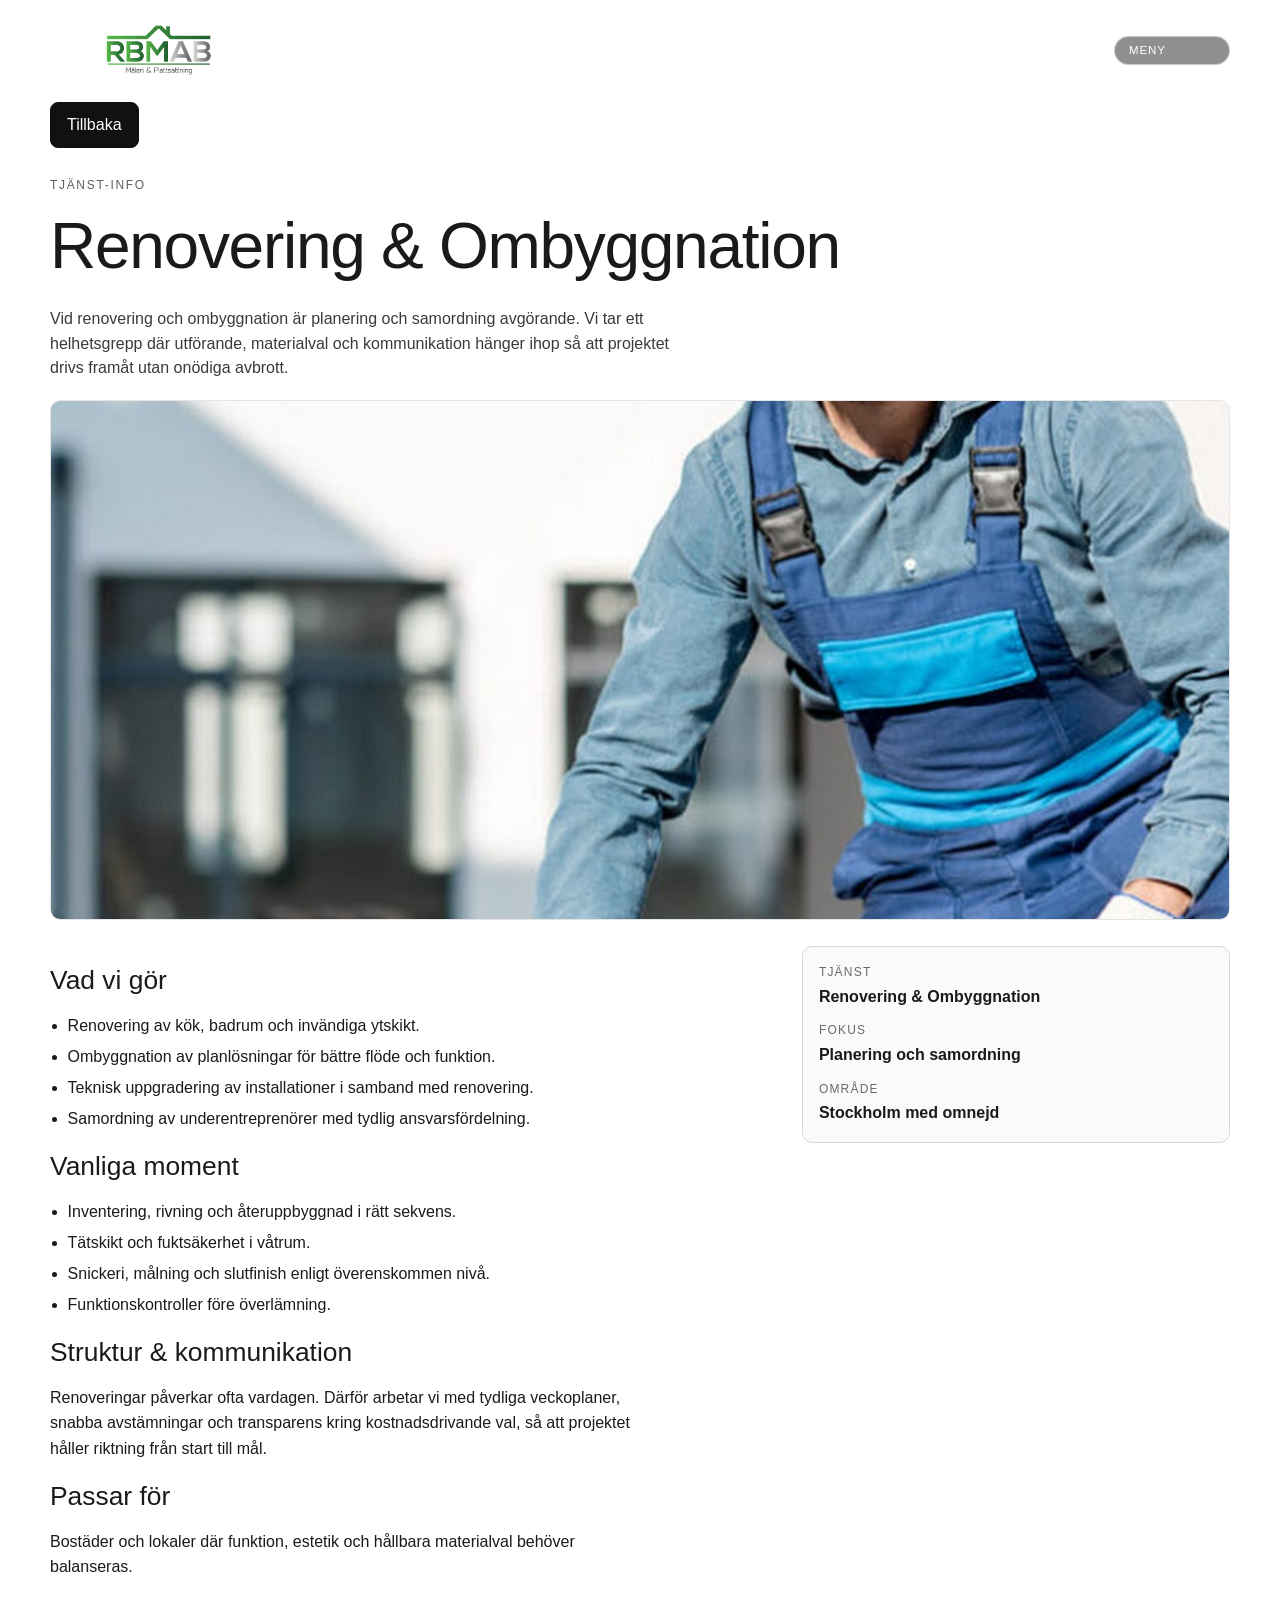
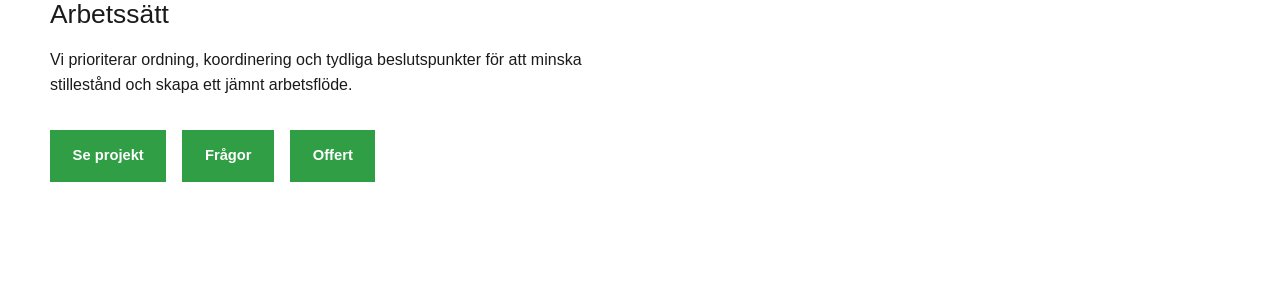
<file: services/renovering-ombyggnation.html>
<!DOCTYPE html>
<html lang="sv">
  <head>
    <meta charset="UTF-8" />
    <meta name="viewport" content="width=device-width, initial-scale=1.0" />
    <title>Tjänst-info | Renovering &amp; Ombyggnation</title>
    <meta name="description" content="Tjänst-info för renovering och ombyggnation från Rewall Bygg Måleri AB." />
    <link rel="stylesheet" href="../styles.css" />
  </head>
  <body>
    <header class="site-header is-scrolled" aria-label="Huvudnavigering">
      <div class="container nav-wrapper">
        <a href="../index.html" class="brand" aria-label="Till startsidan">
          <img src="../rbmAB.png" alt="Rewall Bygg Måleri AB logotyp" />
        </a>
        <nav>
          <ul class="nav-list">
            <li><a href="../index.html#om-oss">Om oss</a></li>
            <li><a href="../index.html#tjanster">Tjänster</a></li>
            <li><a href="../index.html#projekt">Projekt</a></li>
            <li><a href="../index.html#kontakt" class="nav-cta">Kontakta</a></li>
          </ul>
        </nav>
      </div>
    </header>

    <main class="section service-detail">
      <div class="container project-detail">
        <div class="project-back-row"><a class="btn-back js-smart-back" href="../index.html#tjanster">Tillbaka</a></div>
        <p class="eyebrow">Tjänst-info</p>
        <h1 class="service-heading">Renovering &amp; Ombyggnation</h1>
        <p class="project-lead">Vid renovering och ombyggnation är planering och samordning avgörande. Vi tar ett helhetsgrepp där utförande, materialval och kommunikation hänger ihop så att projektet drivs framåt utan onödiga avbrott.</p>

        <img src="../bygggubbe blå.png" alt="Renovering och ombyggnation" loading="lazy" class="service-image" />

        <div class="project-layout">
          <section class="project-text">
            <h2>Vad vi gör</h2>
            <ul>
              <li>Renovering av kök, badrum och invändiga ytskikt.</li>
              <li>Ombyggnation av planlösningar för bättre flöde och funktion.</li>
              <li>Teknisk uppgradering av installationer i samband med renovering.</li>
              <li>Samordning av underentreprenörer med tydlig ansvarsfördelning.</li>
            </ul>

            <h2>Vanliga moment</h2>
            <ul>
              <li>Inventering, rivning och återuppbyggnad i rätt sekvens.</li>
              <li>Tätskikt och fuktsäkerhet i våtrum.</li>
              <li>Snickeri, målning och slutfinish enligt överenskommen nivå.</li>
              <li>Funktionskontroller före överlämning.</li>
            </ul>

            <h2>Struktur &amp; kommunikation</h2>
            <p>Renoveringar påverkar ofta vardagen. Därför arbetar vi med tydliga veckoplaner, snabba avstämningar och transparens kring kostnadsdrivande val, så att projektet håller riktning från start till mål.</p>

            <h2>Passar för</h2>
            <p>Bostäder och lokaler där funktion, estetik och hållbara materialval behöver balanseras.</p>

            <section>
              <h2>Arbetssätt</h2>
              <p>Vi prioriterar ordning, koordinering och tydliga beslutspunkter för att minska stillestånd och skapa ett jämnt arbetsflöde.</p>
            </section>

            <div class="cta-buttons">
              <a class="btn btn-primary" href="../index.html#projekt">Se projekt</a>
              <a class="btn btn-primary" href="../index.html#kontakt">Frågor</a>
              <a class="btn btn-primary" href="../index.html#kontakt">Offert</a>
            </div>
          </section>

          <aside class="project-facts project-aside">
            <div class="facts-card">
              <div><span>Tjänst</span><strong>Renovering &amp; Ombyggnation</strong></div>
              <div><span>Fokus</span><strong>Planering och samordning</strong></div>
              <div><span>Område</span><strong>Stockholm med omnejd</strong></div>
            </div>
          </aside>
        </div>
      </div>
    </main>
      <script src="../script.js" defer></script>
  </body>
</html>
</file>
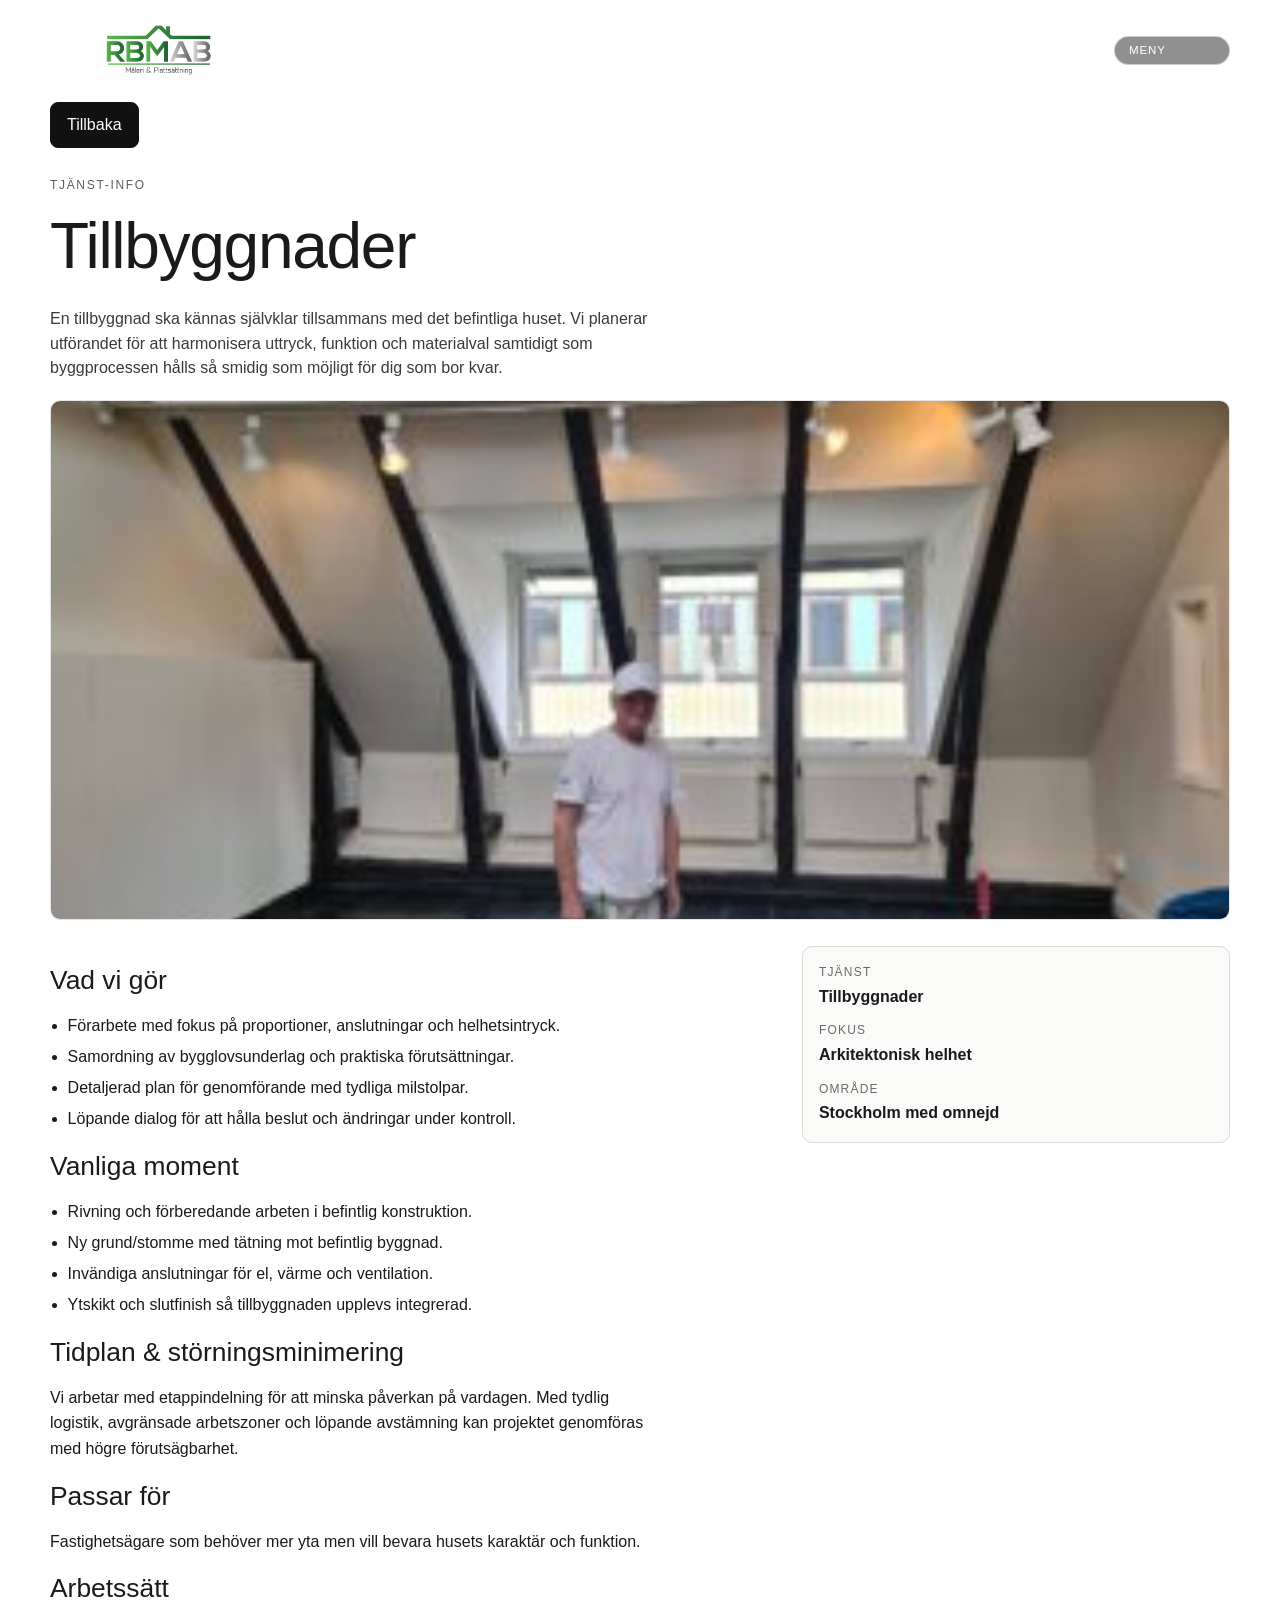
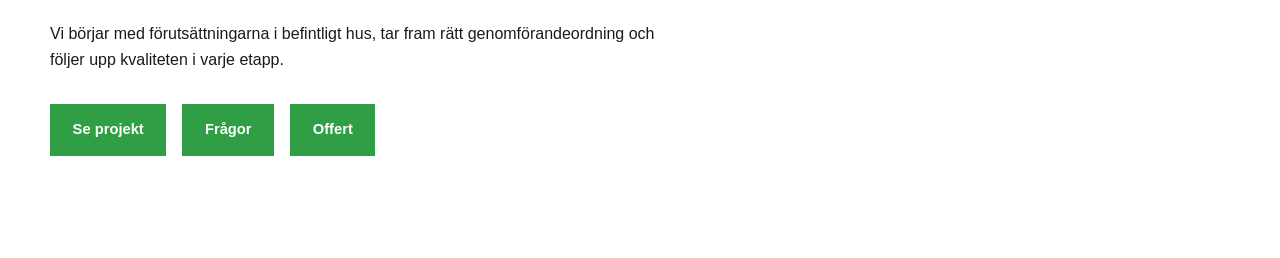
<file: services/tillbyggnader.html>
<!DOCTYPE html>
<html lang="sv">
  <head>
    <meta charset="UTF-8" />
    <meta name="viewport" content="width=device-width, initial-scale=1.0" />
    <title>Tjänst-info | Tillbyggnader</title>
    <meta name="description" content="Tjänst-info för tillbyggnader från Rewall Bygg Måleri AB." />
    <link rel="stylesheet" href="../styles.css" />
  </head>
  <body>
    <header class="site-header is-scrolled" aria-label="Huvudnavigering">
      <div class="container nav-wrapper">
        <a href="../index.html" class="brand" aria-label="Till startsidan">
          <img src="../rbmAB.png" alt="Rewall Bygg Måleri AB logotyp" />
        </a>
        <nav>
          <ul class="nav-list">
            <li><a href="../index.html#om-oss">Om oss</a></li>
            <li><a href="../index.html#tjanster">Tjänster</a></li>
            <li><a href="../index.html#projekt">Projekt</a></li>
            <li><a href="../index.html#kontakt" class="nav-cta">Kontakta</a></li>
          </ul>
        </nav>
      </div>
    </header>

    <main class="section service-detail">
      <div class="container project-detail">
        <div class="project-back-row"><a class="btn-back js-smart-back" href="../index.html#tjanster">Tillbaka</a></div>
        <p class="eyebrow">Tjänst-info</p>
        <h1 class="service-heading">Tillbyggnader</h1>
        <p class="project-lead">En tillbyggnad ska kännas självklar tillsammans med det befintliga huset. Vi planerar utförandet för att harmonisera uttryck, funktion och materialval samtidigt som byggprocessen hålls så smidig som möjligt för dig som bor kvar.</p>

        <img src="../kontorsanpassning2-300x225.jpeg" alt="Tillbyggnader" loading="lazy" class="service-image" />

        <div class="project-layout">
          <section class="project-text">
            <h2>Vad vi gör</h2>
            <ul>
              <li>Förarbete med fokus på proportioner, anslutningar och helhetsintryck.</li>
              <li>Samordning av bygglovsunderlag och praktiska förutsättningar.</li>
              <li>Detaljerad plan för genomförande med tydliga milstolpar.</li>
              <li>Löpande dialog för att hålla beslut och ändringar under kontroll.</li>
            </ul>

            <h2>Vanliga moment</h2>
            <ul>
              <li>Rivning och förberedande arbeten i befintlig konstruktion.</li>
              <li>Ny grund/stomme med tätning mot befintlig byggnad.</li>
              <li>Invändiga anslutningar för el, värme och ventilation.</li>
              <li>Ytskikt och slutfinish så tillbyggnaden upplevs integrerad.</li>
            </ul>

            <h2>Tidplan &amp; störningsminimering</h2>
            <p>Vi arbetar med etappindelning för att minska påverkan på vardagen. Med tydlig logistik, avgränsade arbetszoner och löpande avstämning kan projektet genomföras med högre förutsägbarhet.</p>

            <h2>Passar för</h2>
            <p>Fastighetsägare som behöver mer yta men vill bevara husets karaktär och funktion.</p>

            <section>
              <h2>Arbetssätt</h2>
              <p>Vi börjar med förutsättningarna i befintligt hus, tar fram rätt genomförandeordning och följer upp kvaliteten i varje etapp.</p>
            </section>

            <div class="cta-buttons">
              <a class="btn btn-primary" href="../index.html#projekt">Se projekt</a>
              <a class="btn btn-primary" href="../index.html#kontakt">Frågor</a>
              <a class="btn btn-primary" href="../index.html#kontakt">Offert</a>
            </div>
          </section>

          <aside class="project-facts project-aside">
            <div class="facts-card">
              <div><span>Tjänst</span><strong>Tillbyggnader</strong></div>
              <div><span>Fokus</span><strong>Arkitektonisk helhet</strong></div>
              <div><span>Område</span><strong>Stockholm med omnejd</strong></div>
            </div>
          </aside>
        </div>
      </div>
    </main>
      <script src="../script.js" defer></script>
  </body>
</html>
</file>
<file: styles.css>
:root {
  --bg-dark: #111;
  --bg-light: #f6f6f4;
  --text-main: #1a1a1a;
  --text-muted: #5e5e5e;
  --line: #d9d9d5;
  --accent: #ffffff;
  --accent-green: #2f9e44;
  --accent-green-dark: #237a34;
  --accent-green-soft: #e8f5eb;
  --max-width: 1180px;
  --header-height: 104px;
}

* {
  box-sizing: border-box;
}

html,
body {
  margin: 0;
  padding: 0;
  width: 100%;
  overflow-x: hidden;
  max-width: 100%;
}

html {
  scroll-behavior: smooth;
}

body {
  font-family: "Inter", "Helvetica Neue", Arial, sans-serif;
  color: var(--text-main);
  background: #fff;
  line-height: 1.6;
  position: relative;
}

body.page-leave {
  opacity: 0;
  transition: opacity 0.4s ease;
}

img {
  max-width: 100%;
  height: auto;
  display: block;
}

a {
  color: inherit;
  text-decoration: none;
}

.skip-link {
  position: absolute;
  left: -999px;
  top: 0;
  background: #000;
  color: #fff;
  padding: 0.65rem 1rem;
  z-index: 100;
}

.skip-link:focus {
  left: 0.5rem;
  top: 0.5rem;
}

.container {
  width: min(100% - 3rem, var(--max-width));
  margin-inline: auto;
}

.site-header {
  position: fixed;
  left: 0;
  width: 100%;
  top: 0;
  z-index: 50;
  padding: 1.15rem 0;
  color: #fff;
  border-bottom: 1px solid transparent;
  background: transparent;
  transform: translateY(0);
  transition: background-color 0.24s ease, padding 0.24s ease, border-color 0.24s ease, transform 0.3s ease;
}

.site-header.is-hidden {
  transform: translateY(-110%);
}

.site-header.is-scrolled {
  padding: 0.65rem 0;
  border-bottom-color: rgba(255, 255, 255, 0.14);
  background: rgba(8, 8, 8, 0.82);
}

.nav-wrapper {
  display: flex;
  align-items: center;
  justify-content: space-between;
  gap: 1.5rem;
}

.brand img {
  width: clamp(150px, 22vw, 220px);
  height: auto;
  max-height: 64px;
  object-fit: contain;
}

.nav-list {
  margin: 0;
  padding: 0;
  list-style: none;
  display: none;
  gap: 1.6rem;
  color: #fff;
  align-items: center;
}

.nav-list a {
  font-size: 0.8rem;
  letter-spacing: 0.14em;
  text-transform: uppercase;
  transition: opacity 0.24s ease, background-color 0.24s ease, border-color 0.24s ease;
}

.nav-list a:hover {
  opacity: 0.78;
}

.mobile-nav-dropdown {
  display: block;
}

.mobile-nav-dropdown select {
  appearance: none;
  border: 1px solid rgba(255, 255, 255, 0.5);
  border-radius: 999px;
  padding: 0.45rem 2rem 0.45rem 0.85rem;
  background: rgba(10, 10, 10, 0.45);
  color: #fff;
  font-size: 0.72rem;
  letter-spacing: 0.08em;
  text-transform: uppercase;
}

.nav-cta {
  border: 1px solid rgba(255, 255, 255, 0.55);
  border-radius: 999px;
  padding: 0.52rem 0.95rem;
  letter-spacing: 0.12em;
}

.nav-cta:hover {
  opacity: 1;
  background: rgba(255, 255, 255, 0.12);
  border-color: rgba(255, 255, 255, 0.8);
}

.hero {
  position: sticky;
  top: 0;
  width: 100%;
  height: 100vh;
  min-height: 100vh;
  margin: 0;
  padding: 0;
  overflow: hidden;
  background: #000;
  display: flex;
  align-items: end;
  color: #fff;
  z-index: 0;
}

.hero-bg,
.hero-overlay {
  position: absolute;
  inset: 0;
}

.hero-bg {
  width: 100%;
  height: 100%;
  object-fit: cover;
  object-position: center;
}

.hero-overlay {
  background: rgba(0, 0, 0, 0.45);
}

.hero-content {
  position: relative;
  z-index: 2;
  max-width: 760px;
  padding: calc(var(--header-height) + 4rem) 0 4rem;
}

.hero + section {
  margin-top: 0 !important;
}

main > .section {
  position: relative;
  z-index: 1;
  background: #fff;
}

.section.section-after-hero {
  margin: 0;
  padding: 80px 0;
  background: #f6f6f4;
}

.eyebrow {
  text-transform: uppercase;
  letter-spacing: 0.14em;
  font-size: 0.75rem;
  color: var(--text-muted);
  margin-bottom: 0.75rem;
}

.hero .eyebrow {
  color: rgba(255, 255, 255, 0.8);
}

h1,
h2,
h3,
h4 {
  font-weight: 300;
  line-height: 1.2;
  letter-spacing: -0.02em;
  margin: 0 0 1rem;
}

h1 {
  font-size: clamp(2.1rem, 5vw, 4.6rem);
  margin-bottom: 1.2rem;
  overflow-wrap: anywhere;
}

h2 {
  font-size: clamp(1.6rem, 3.8vw, 3rem);
}

.lead {
  max-width: 64ch;
  color: rgba(255, 255, 255, 0.92);
}

.hero-actions {
  display: flex;
  gap: 1rem;
  margin-top: 2.2rem;
  flex-wrap: wrap;
}

.btn {
  display: inline-block;
  padding: 0.82rem 1.35rem;
  border: 1px solid currentColor;
  font-weight: 600;
  font-size: 0.92rem;
  transition: transform 0.3s ease, background-color 0.3s ease, color 0.3s ease;
}

.btn:hover {
  transform: translateY(-2px);
}

.btn-primary {
  background: var(--accent-green);
  color: #fff;
  border-color: var(--accent-green);
}

.btn-primary:hover {
  background: var(--accent-green-dark);
  border-color: var(--accent-green-dark);
}

.btn-secondary {
  color: #fff;
  background: color-mix(in srgb, var(--accent-green) 70%, transparent);
  border-color: var(--accent-green);
}

.btn-secondary:hover {
  background: color-mix(in srgb, var(--accent-green-dark) 72%, transparent);
}

.section {
  padding: clamp(4.2rem, 8vw, 7.5rem) 0;
  display: block;
}

.light {
  background: var(--bg-light);
}

.split-grid {
  display: grid;
  grid-template-columns: 1.1fr 1fr;
  align-items: center;
  gap: clamp(1.5rem, 4vw, 4rem);
}

.image-frame {
  margin: 0;
  overflow: hidden;
  border-radius: 2px;
}

.image-frame img,
.service-card__image img {
  transition: transform 0.65s ease;
}

.image-frame:hover img,
.service-card:hover .service-card__image img {
  transform: scale(1.05);
}

.service-grid {
  margin-top: 2rem;
  display: grid;
  grid-template-columns: repeat(4, minmax(0, 1fr));
  gap: 1.2rem;
}

.service-card-link {
  display: block;
  color: inherit;
  text-decoration: none;
}

.service-card {
  border: 1px solid var(--line);
  background: #fff;
  display: block;
  opacity: 0;
  transform: translateX(40px);
  transition:
    transform 0.6s ease-out,
    opacity 0.6s ease-out,
    box-shadow 0.25s ease,
    border-color 0.25s ease;
  transition-delay: var(--stagger-delay, 0ms);
}

.service-card.is-visible {
  opacity: 1;
  transform: translateX(0);
}

.service-card-link:hover .service-card,
.service-card-link:focus-visible .service-card {
  transform: translateY(-2px);
  border-color: #b8b8b2;
  box-shadow: 0 8px 24px rgba(0, 0, 0, 0.08);
}

.service-card-link:focus-visible {
  outline: 2px solid rgba(17, 17, 17, 0.45);
  outline-offset: 3px;
}

.service-card__image {
  width: 100%;
  aspect-ratio: 4 / 3;
  overflow: hidden;
  border-radius: 12px 12px 0 0;
  background: #eee;
}

.service-card__image img {
  width: 100%;
  height: 100%;
  object-fit: cover;
  object-position: center;
  display: block;
}

.service-card--renovering .service-card__image img {
  object-position: center 30%;
}

.service-card--markarbete .service-card__image img {
  object-position: center 40%;
}

.card-body {
  padding: 1rem;
}

.card-body p {
  color: var(--text-muted);
  font-size: 0.95rem;
}

.process {
  --progress: 0%;
}

.process-head {
  max-width: 46rem;
}

.process-wrap {
  position: relative;
  margin-top: 2.4rem;
  display: grid;
  grid-template-columns: 60px minmax(0, 1fr);
  column-gap: clamp(1.1rem, 2.3vw, 2rem);
}

.process-rail {
  position: relative;
  min-height: 100%;
}

.rail-line {
  position: absolute;
  top: 0;
  bottom: 0;
  left: 22px;
  width: 1px;
  background: rgba(0, 0, 0, 0.15);
}

.rail-progress {
  position: absolute;
  top: 0;
  left: 22px;
  width: 2px;
  height: var(--progress, 0%);
  background: rgba(0, 0, 0, 0.85);
  transform-origin: top;
}

.process-steps {
  margin: 0;
  padding: 0;
  list-style: none;
  display: grid;
  gap: 1rem;
}

.step {
  position: relative;
  display: grid;
  grid-template-columns: 36px minmax(0, 1fr);
  align-items: flex-start;
  gap: 0.95rem;
  min-height: 120px;
  padding: 0.2rem 0;
  opacity: 0.55;
  color: rgba(0, 0, 0, 0.55);
  transform: scale(0.98);
  transition: opacity 220ms ease, color 220ms ease, transform 220ms ease;
}

.process-mobile-animated .rail-progress {
  transition: height 380ms cubic-bezier(0.2, 0.7, 0.2, 1);
}

.process-mobile-animated .step {
  transition:
    opacity 300ms ease,
    color 300ms ease,
    transform 340ms cubic-bezier(0.2, 0.7, 0.2, 1);
}

.step.is-pending {
  opacity: 0.55;
  color: rgba(0, 0, 0, 0.55);
  transform: scale(0.98);
}

.step.is-done {
  opacity: 1;
  color: rgba(0, 0, 0, 0.92);
  transform: scale(1);
}

.step-dot,
.step-content {
  position: relative;
  z-index: 1;
}

.step-dot {
  margin-top: 0.5rem;
  width: 0.85rem;
  height: 0.85rem;
  border-radius: 50%;
  border: 1px solid var(--accent-green);
  background: var(--accent-green-soft);
  transition: background-color 220ms ease, border-color 220ms ease;
}

.step-kicker {
  margin-bottom: 0.5rem;
}

.step-num {
  display: inline-flex;
  align-items: center;
  justify-content: center;
  width: 1.5rem;
  height: 1.5rem;
  border-radius: 50%;
  font-size: 0.78rem;
  font-weight: 700;
  letter-spacing: 0;
  color: var(--accent-green);
  border: 1px solid var(--accent-green);
  background: var(--accent-green-soft);
  transition: color 220ms ease, border-color 220ms ease, background-color 220ms ease;
}

.step-content {
  border-top: 1px solid rgba(20, 20, 20, 0.18);
  padding-top: 0.95rem;
}

.step-content h3 {
  margin: 0;
  display: inline-block;
  font-size: clamp(1.02rem, 1.3vw, 1.24rem);
  letter-spacing: -0.01em;
  color: inherit;
}

.step-content p {
  margin: 0.48rem 0 0;
  color: inherit;
  max-width: 58ch;
}

.step.is-done .step-dot {
  background: var(--accent-green);
  border-color: var(--accent-green);
}

.step.is-done .step-num {
  color: #fff;
  background: var(--accent-green);
  border-color: var(--accent-green);
}


.process.process-static .rail-progress {
  height: 100%;
}

.process.process-static .step,
.process.process-static .step.is-pending,
.process.process-static .step.is-done {
  opacity: 1;
  color: rgba(0, 0, 0, 0.92);
  transform: none;
}

.process.process-static .step-dot {
  background: var(--accent-green);
  border-color: var(--accent-green);
}

.process.process-static .step-num {
  color: #fff;
  background: var(--accent-green);
  border-color: var(--accent-green);
}

.project-grid {
  margin-top: 2rem;
  display: grid;
  grid-template-columns: repeat(3, 1fr);
  gap: 1rem;
}

.project-item {
  display: block;
  position: relative;
  overflow: hidden;
  min-height: 280px;
  border-radius: 10px;
  background: #e9e9e9;
  perspective: 1200px;
  cursor: pointer;
}

.project-item:nth-child(2) {
  grid-row: span 2;
}

.project-card-inner {
  position: relative;
  width: 100%;
  height: 100%;
  transition: transform 0.5s ease;
  transform-style: preserve-3d;
}

.project-item:hover .project-card-inner,
.project-item:focus-visible .project-card-inner {
  transform: rotateY(180deg);
}

.project-front,
.project-back {
  position: absolute;
  inset: 0;
  border-radius: inherit;
  overflow: hidden;
  backface-visibility: hidden;
}

.project-front img {
  width: 100%;
  height: 100%;
  object-fit: cover;
}

.project-front .overlay {
  position: absolute;
  inset: auto 0 0 0;
  background: linear-gradient(to top, rgba(0, 0, 0, 0.75), transparent);
  color: #fff;
  padding: 1.6rem 1rem 1rem;
  display: flex;
  flex-direction: column;
  gap: 0.2rem;
}

.project-front .overlay em {
  font-style: normal;
  color: #cfcfcf;
  font-size: 0.9rem;
}

.project-back {
  transform: rotateY(180deg);
  color: #fff;
  padding: 1.25rem;
  display: flex;
  flex-direction: column;
  justify-content: space-between;
  background-image:
    linear-gradient(rgba(0, 0, 0, 0.45), rgba(0, 0, 0, 0.45)),
    var(--project-bg);
  background-size: cover;
  background-position: center;
}

.project-back strong {
  font-size: 1.15rem;
  line-height: 1.25;
}

.project-back p {
  margin: 0;
  line-height: 1.5;
  color: rgba(255, 255, 255, 0.92);
}

.project-back__cta {
  font-size: 0.88rem;
  font-weight: 600;
  letter-spacing: 0.01em;
}

.stats-grid {
  margin-top: 2rem;
  display: grid;
  grid-template-columns: repeat(3, minmax(0, 1fr));
  gap: 1.5rem;
}

.counter {
  font-size: clamp(2rem, 5vw, 3.4rem);
  font-weight: 300;
  margin: 0;
}

.contact {
  background: #f3f3f1;
}

.contact-inner {
  display: grid;
  grid-template-columns: 1.25fr 0.9fr;
  max-width: 1120px;
  gap: clamp(1rem, 3.6vw, 3.25rem);
  align-items: start;
}

.contact-card,
.contact-mini {
  background: #fff;
  border: 1px solid rgba(0, 0, 0, 0.12);
  border-radius: 12px;
}

.contact-card {
  padding: clamp(1.4rem, 2.4vw, 2rem);
}

.contact-card h2 {
  margin-bottom: 1rem;
  font-size: clamp(2rem, 3.4vw, 2.75rem);
}

.trust-row {
  display: flex;
  flex-wrap: wrap;
  gap: 0.6rem 1rem;
  margin-bottom: 1.2rem;
  color: #202020;
  font-size: 0.88rem;
}

#contactForm {
  display: grid;
  gap: 0.82rem;
}

#contactForm .row {
  display: grid;
  gap: 0.35rem;
}

#contactForm .row.two {
  grid-template-columns: repeat(2, minmax(0, 1fr));
  gap: 0.85rem;
}

#contactForm label {
  font-size: 0.8rem;
  font-weight: 500;
}

#contactForm input,
#contactForm select,
#contactForm textarea {
  width: 100%;
  border: 1px solid #1a1a1a;
  border-radius: 10px;
  padding: 0.62rem 0.75rem;
  font: inherit;
  background: #fff;
}

#contactForm textarea {
  min-height: 132px;
}

#contactForm input:focus,
#contactForm select:focus,
#contactForm textarea:focus {
  outline: 2px solid rgba(0, 0, 0, 0.16);
  outline-offset: 2px;
  border-color: #000;
}

#contactForm input[type='file'] {
  border-style: dashed;
  padding: 0.65rem;
}

#contactForm .help,
#contactForm .gdpr {
  margin: 0;
  font-size: 0.83rem;
  color: #525252;
}

#contactForm .form-status {
  margin: 0.2rem 0 0;
  min-height: 1.35rem;
  font-weight: 500;
}

#contactForm .btn-primary {
  background: var(--accent-green);
  color: #fff;
  border: 1px solid var(--accent-green);
  border-radius: 12px;
  min-height: 48px;
  padding: 0.7rem 1.05rem;
  font: inherit;
  font-weight: 600;
  cursor: pointer;
  transition: background-color 0.2s ease;
}

#contactForm .btn-primary:hover:not(:disabled) {
  background: var(--accent-green-dark);
}

#contactForm .btn-primary:disabled {
  opacity: 0.7;
  cursor: wait;
}

.contact-side {
  --review-gap: 8px;
  --review-card-width: 160px;
  --review-card-height: 140px;
  --review-columns: 6;
  --review-grid-width: calc(
    (var(--review-card-width) * var(--review-columns)) + (var(--review-gap) * (var(--review-columns) - 1))
  );
  position: relative;
  display: grid;
  align-content: start;
  gap: 1rem;
  padding: 1.1rem;
  border-radius: 12px;
  border: 1px solid rgba(0, 0, 0, 0.12);
  background-image: linear-gradient(rgba(16, 16, 16, 0.26), rgba(16, 16, 16, 0.26)), url('badrumsrenoveringar-100-225x300.jpeg');
  background-size: cover;
  background-position: center;
  background-repeat: no-repeat;
}

.contact-mini {
  padding: 1.1rem;
}

.reviews-viewport {
  width: 100%;
  overflow: hidden;
  border-radius: 12px;
  padding: 0;
  height: calc((var(--review-card-height) * 3) + (var(--review-gap) * 2));
}

.reviews-track {
  display: flex;
  width: max-content;
  gap: var(--review-gap);
  animation: reviews-marquee 32s linear infinite;
  will-change: transform;
}

.reviews-viewport:hover .reviews-track,
.reviews-viewport:focus-within .reviews-track {
  animation-play-state: paused;
}

.reviews-grid {
  flex: 0 0 auto;
  width: var(--review-grid-width);
  min-width: var(--review-grid-width);
  display: grid;
  grid-template-columns: repeat(var(--review-columns), var(--review-card-width));
  grid-auto-rows: var(--review-card-height);
  justify-content: start;
  gap: var(--review-gap);
}

.review-card {
  background: rgba(255, 255, 255, 0.95);
  border-radius: 10px;
  width: var(--review-card-width);
  height: var(--review-card-height);
  padding: 12px;
  box-shadow: 0 8px 18px rgba(0, 0, 0, 0.1);
  display: grid;
  align-content: start;
  gap: 0.33rem;
}

.review-stars {
  margin: 0;
  color: #c9a24f;
  font-size: 0.8rem;
  letter-spacing: 0.07em;
}

.review-text {
  margin: 0;
  color: #2b2b2b;
  font-size: 0.78rem;
  line-height: 1.35;
  display: -webkit-box;
  -webkit-line-clamp: 2;
  -webkit-box-orient: vertical;
  overflow: hidden;
}

.review-meta {
  margin: 0;
  color: #5d5d5d;
  font-size: 0.75rem;
}

@keyframes reviews-marquee {
  from {
    transform: translateX(0);
  }

  to {
    transform: translateX(calc(-1 * (var(--review-grid-width) + var(--review-gap))));
  }
}

.mini-title {
  margin: 0;
  text-transform: uppercase;
  letter-spacing: 0.12em;
  font-size: 0.72rem;
  color: #626262;
}

.mini-phone {
  display: inline-block;
  margin-top: 0.45rem;
  font-size: 1.55rem;
  letter-spacing: -0.02em;
}

.mini-meta {
  margin: 0.45rem 0 0;
  font-size: 0.9rem;
  color: #5b5b5b;
}

.mini-points {
  margin: 0.9rem 0 0;
  padding: 0;
  list-style: none;
  display: flex;
  flex-wrap: wrap;
  gap: 0.55rem;
}

.mini-points li {
  font-size: 0.8rem;
  border: 1px solid rgba(0, 0, 0, 0.12);
  border-radius: 999px;
  padding: 0.28rem 0.65rem;
  color: #4f4f4f;
}

.contact ::selection {
  background: rgba(0, 0, 0, 0.12);
  color: inherit;
}

.site-footer {
  background: #0d0d0d;
  color: #e0e0e0;
  padding: 3rem 0;
}

.footer-grid {
  display: grid;
  gap: 2rem;
  grid-template-columns: 1.2fr 1fr 1fr;
}

.footer-grid ul {
  margin: 0;
  padding: 0;
  list-style: none;
  display: grid;
  gap: 0.45rem;
}

.reveal {
  opacity: 0;
  transform: translateY(28px);
  transition: opacity 0.8s ease, transform 0.8s ease;
}

.reveal.show {
  opacity: 1;
  transform: translateY(0);
}

@media (max-width: 980px) {
  .service-grid {
    grid-template-columns: repeat(2, 1fr);
  }

  .split-grid,
  .footer-grid,
  .contact-inner {
    grid-template-columns: 1fr;
  }

  .project-grid {
    grid-template-columns: repeat(2, minmax(0, 1fr));
  }

  .project-item:nth-child(2) {
    grid-row: auto;
  }
}

@media (max-width: 720px) {
  .contact-card {
    padding: 22px;
  }

  :root {
    --header-height: 116px;
  }

  .site-header {
    padding: 0.8rem 0;
  }

  .site-header.is-scrolled {
    padding: 0.58rem 0;
  }

  .nav-wrapper {
    gap: 0.95rem;
    align-items: center;
  }

  .brand img {
    width: clamp(44px, 8vw, 70px);
    max-height: 70px;
    height: auto;
  }

  nav {
    margin-left: auto;
  }

  .hero {
    height: 100vh;
    min-height: 100vh;
  }

  .hero-content {
    padding-top: calc(var(--header-height) + 2rem);
  }

  .service-grid,
  .stats-grid {
    grid-template-columns: 1fr;
  }

  .project-grid {
    gap: 0.8rem;
  }

  .project-item {
    min-height: 180px;
  }

  .project-back {
    padding: 1rem;
  }

  .service-grid {
    overflow-x: clip;
  }

  .service-card {
    transform: translateX(24px);
    transition-duration: 0.5s;
  }

  .service-card-link:nth-child(2) .service-card {
    transition-delay: 0.08s;
  }

  .service-card-link:nth-child(3) .service-card {
    transition-delay: 0.16s;
  }

  .service-card-link:nth-child(4) .service-card {
    transition-delay: 0.24s;
  }

  #contactForm .row.two {
    grid-template-columns: 1fr;
  }

  .contact-side {
    padding: 0.9rem;
  }
}

@media (max-width: 768px) {
  .page,
  main,
  section {
    overflow-x: clip;
  }
}

@media (max-width: 720px) {
  .process-wrap {
    grid-template-columns: 34px minmax(0, 1fr);
    column-gap: 0.78rem;
  }

  .rail-line,
  .rail-progress {
    left: 12px;
  }

  .step {
    grid-template-columns: 24px minmax(0, 1fr);
    gap: 0.7rem;
    min-height: 104px;
  }

  .process-mobile-animated .step.is-pending {
    opacity: 0.2;
    transform: translateX(14px) scale(0.975);
  }

  .process-mobile-animated .step.is-done {
    opacity: 1;
    transform: translateX(0) scale(1);
  }

  .step-content {
    padding-top: 0.8rem;
  }
}

@media (prefers-reduced-motion: reduce) {
  .reviews-track {
    animation: none;
    transform: translateX(0);
  }

  html {
    scroll-behavior: auto;
  }

  *,
  *::before,
  *::after {
    animation-duration: 0.01ms !important;
    animation-iteration-count: 1 !important;
    transition-duration: 0.01ms !important;
  }

  .rail-progress {
    transition: none !important;
  }

  .step,
  .step.is-pending,
  .step.is-done {
    opacity: 1 !important;
    transform: none !important;
    transition: none !important;
  }
}


.project-detail h1 {
  margin-bottom: 0.6rem;
}

.project-detail,
.project-layout,
.project-text,
.project-aside,
.project-facts {
  min-width: 0;
}

.project-lead {
  max-width: 70ch;
  color: #3a3a3a;
  margin: 0 0 1.2rem;
}

.project-text h1,
.project-text h2,
.project-text p,
.project-text li {
  word-break: normal;
  overflow-wrap: anywhere;
  hyphens: auto;
}

.project-text {
  max-width: 68ch;
}

.project-text * {
  letter-spacing: normal;
}

.project-hero-image {
  width: 100%;
  max-height: 520px;
  object-fit: cover;
  border-radius: 10px;
  border: 1px solid rgba(0, 0, 0, 0.1);
  margin-bottom: 1.6rem;
}

.project-layout {
  display: grid;
  grid-template-columns: minmax(0, 1.5fr) minmax(260px, 0.9fr);
  gap: clamp(1.2rem, 3vw, 2.4rem);
  align-items: start;
}

.project-layout > * {
  min-width: 0;
}

.project-layout h2 {
  font-size: clamp(1.25rem, 2.2vw, 1.65rem);
  margin-top: 1.2rem;
}

.project-layout ul {
  margin: 0.5rem 0 0;
  padding-left: 1.1rem;
}

.project-layout li {
  margin-bottom: 0.35rem;
}

.project-facts {
  align-self: start;
  position: sticky;
  top: 96px;
  display: grid;
  gap: 0.85rem;
}

@media (max-width: 900px) {
  .project-layout {
    grid-template-columns: 1fr;
    gap: 20px;
  }

  .project-facts,
  .project-aside {
    position: static;
    top: auto;
    width: 100%;
    max-width: none;
  }

  .project-hero-image {
    width: 100%;
    height: auto;
    aspect-ratio: 16 / 9;
    object-fit: cover;
    border-radius: 14px;
  }

  .project-detail h1 {
    font-size: clamp(34px, 9vw, 44px);
    line-height: 1.05;
  }
}

.facts-card {
  border: 1px solid var(--line);
  border-radius: 10px;
  padding: 1rem;
  display: grid;
  gap: 0.75rem;
  background: #fafaf8;
}

.facts-card div {
  display: grid;
  gap: 0.1rem;
}

.facts-card span {
  font-size: 0.75rem;
  text-transform: uppercase;
  letter-spacing: 0.1em;
  color: #6a6a6a;
}

.policy-page section {
  margin-bottom: 1rem;
}

.gdpr a {
  text-decoration: underline;
}


.service-detail .service-heading {
  margin-bottom: 1.4rem;
}

.service-detail .service-image {
  width: 100%;
  max-height: 520px;
  object-fit: cover;
  border-radius: 10px;
  border: 1px solid rgba(0, 0, 0, 0.1);
  margin-bottom: 1.6rem;
}

.cta-buttons {
  display: flex;
  gap: 16px;
  margin-top: 32px;
  flex-wrap: wrap;
}

@media (max-width: 768px) {
  .cta-buttons {
    flex-direction: column;
  }

  .service-detail .project-layout {
    grid-template-columns: 1fr;
  }

  .service-detail .project-facts,
  .service-detail .project-aside {
    position: static;
    width: 100%;
  }
}

/* UX/performance updates */

.project-item.reveal-side-desktop {
  transform: translateX(calc(var(--slide-direction, 1) * var(--project-max-offset, 720px) * var(--project-shift, 1)));
  transition: transform 0.14s linear;
}

.project-lead {
  line-height: 1.55;
}

.project-back-row {
  margin-bottom: 0.8rem;
}

.btn-back {
  display: inline-block;
  margin-bottom: 1rem;
  padding: 0.55rem 1rem;
  background: #111;
  color: #fff;
  border-radius: 8px;
  border: 1px solid #111;
  transition: background-color 0.2s ease;
}

.btn-back:hover {
  background: #2d2d2d;
}

@media (max-width: 768px) {
  .project-layout {
    display: block;
  }

  .project-sidebar,
  .project-facts,
  .project-aside {
    position: static;
    width: 100%;
    margin-top: 16px;
  }

  .project-detail h1 {
    line-height: 1.15;
    max-width: 16ch;
  }

  .logo img,
  .brand img {
    height: auto;
    width: auto;
    max-height: 40px;
    max-width: 140px;
    object-fit: contain;
  }

  .cta-buttons {
    flex-direction: row;
    flex-wrap: wrap;
    gap: 10px;
  }
}

@media (prefers-reduced-motion: reduce) {
  .service-card,
  .project-item.reveal-side-desktop {
    transform: none !important;
  }
}

@media (min-width: 769px) {
  .project-item.reveal-side-desktop {
    will-change: transform;
  }
}


@media (hover: none) {
  .project-card-inner,
  .project-item:hover .project-card-inner,
  .project-item:focus-visible .project-card-inner {
    transform: none !important;
  }

  .project-back {
    display: none;
  }
}
</file>
